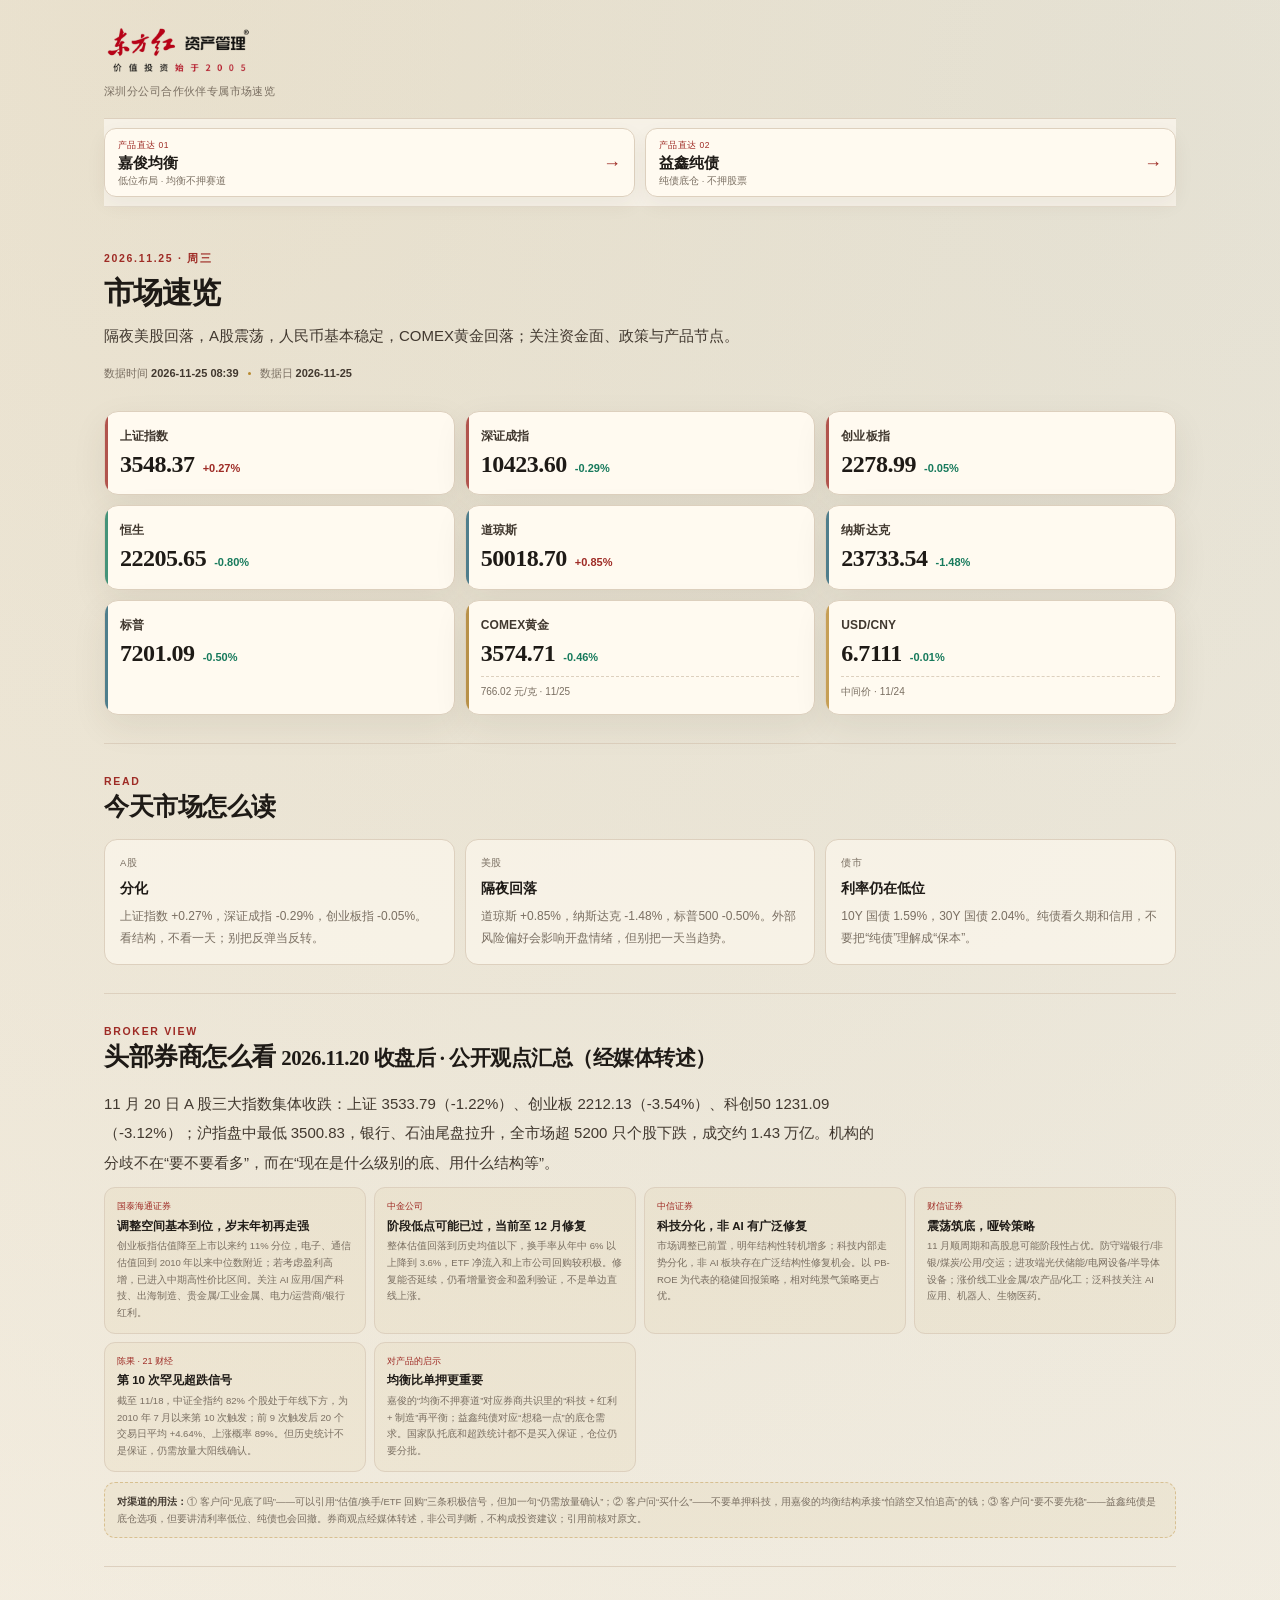
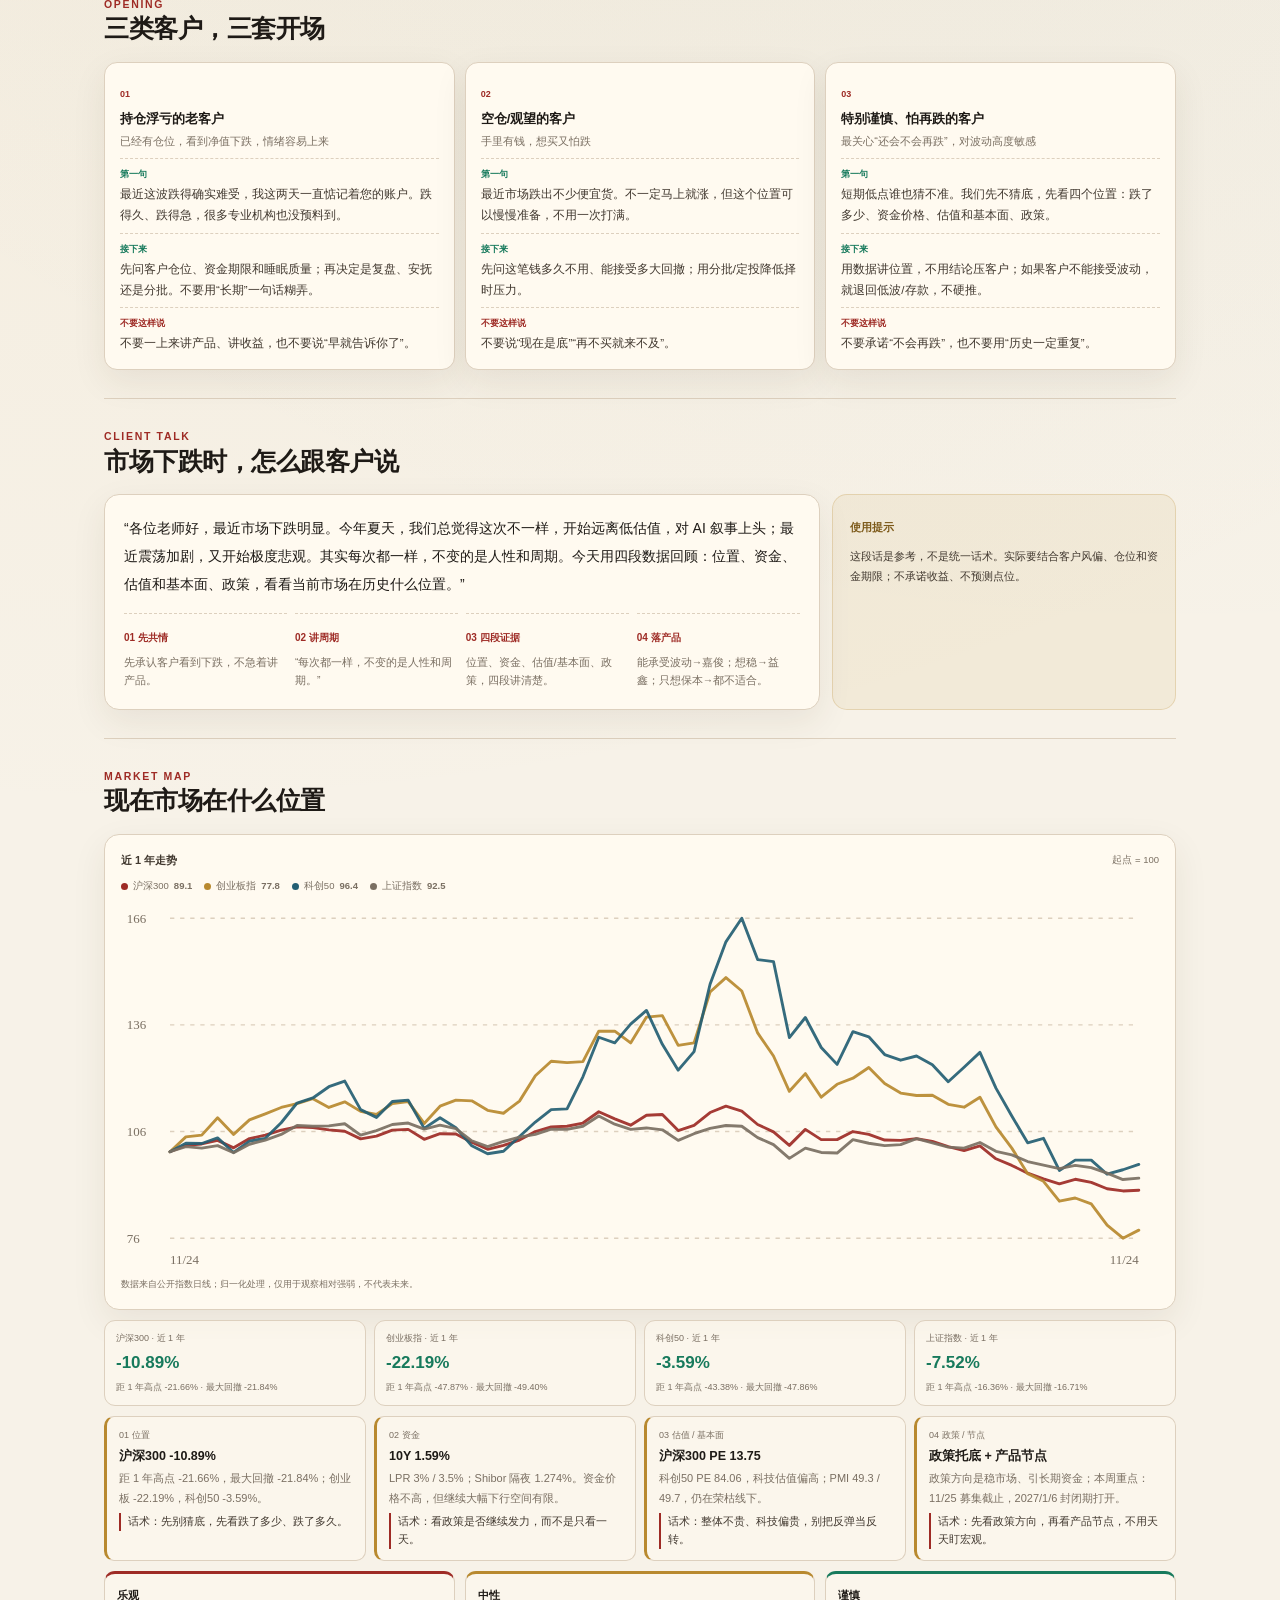
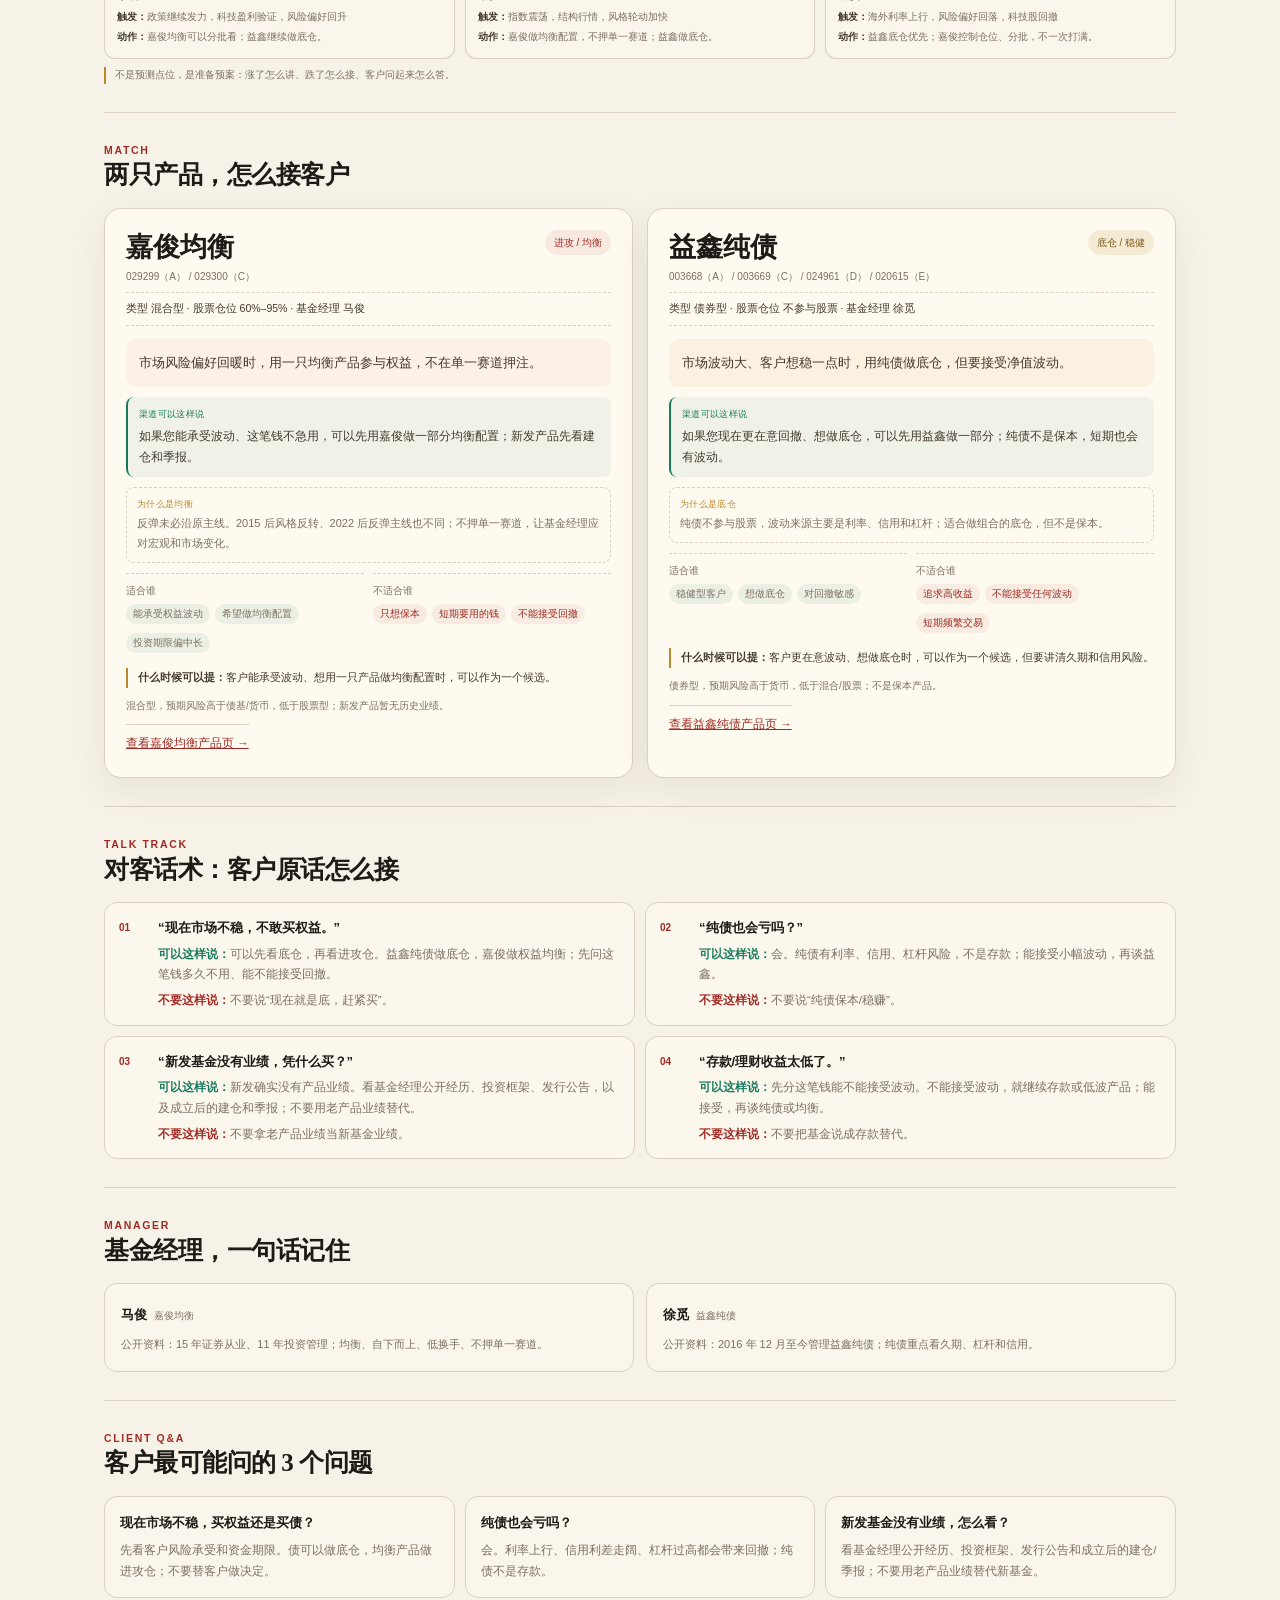
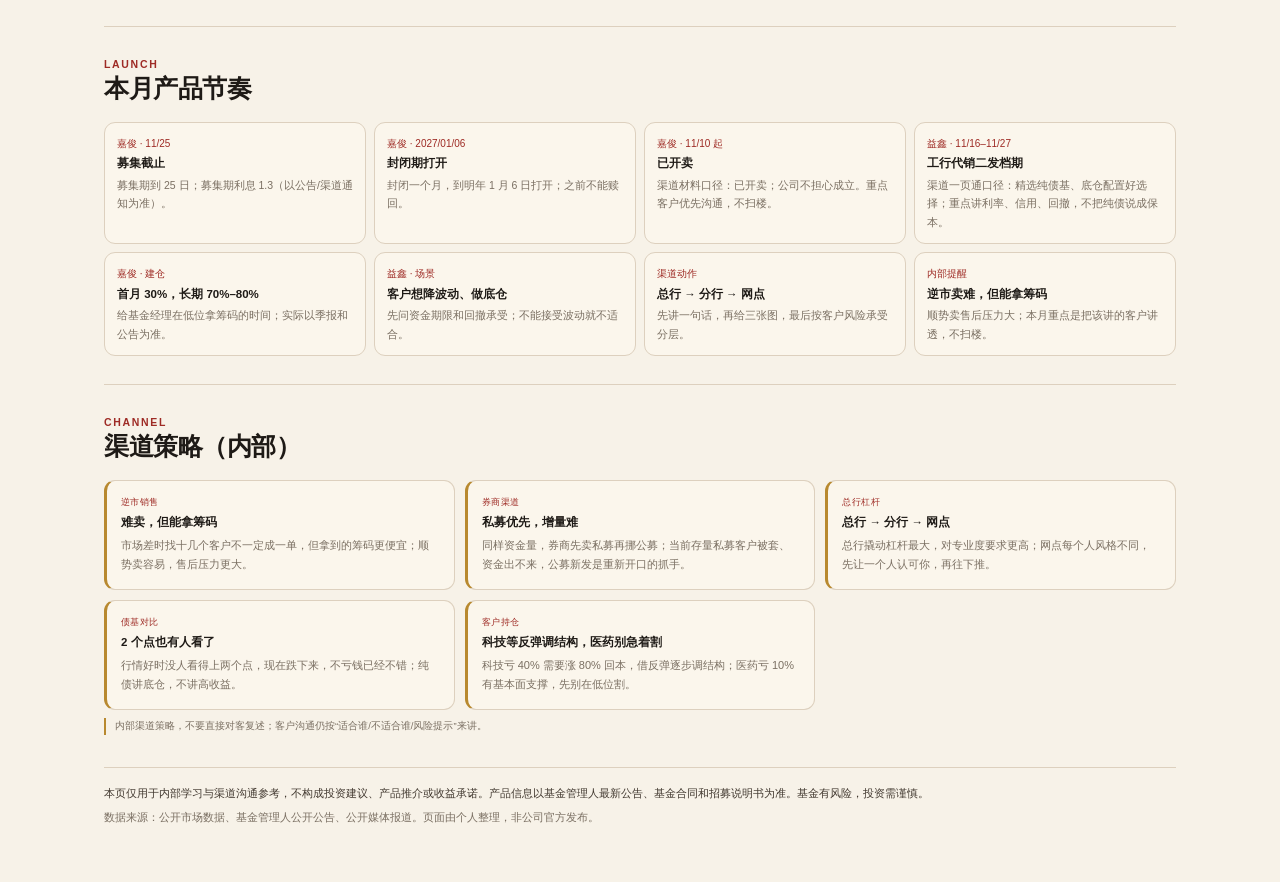
<file: index.html>
<!doctype html>
<html lang="zh-CN">
<head>
<meta charset="utf-8">
<meta name="viewport" content="width=device-width,initial-scale=1,viewport-fit=cover">
<meta name="format-detection" content="telephone=no">
<meta name="theme-color" content="#f7f2e8">
<meta name="apple-mobile-web-app-capable" content="yes">
<meta name="apple-mobile-web-app-status-bar-style" content="default">
<title>东方红 · 深圳分公司合作伙伴专属市场速览</title>
<meta name="description" content="东方红资产管理深圳分公司合作伙伴专属市场速览：A股、美股、汇率、黄金与两只产品的简洁匹配。">
<link rel="icon" href="data:,">
<link rel="stylesheet" href="styles.css">
</head>
<body>
<div class="page">
  <header class="top">
    <a class="brand" href="index.html">
      <img class="brand-logo" src="[data-uri]" alt="东方红资产管理 · 价值投资始于2005">
      <span class="brand-sub">深圳分公司合作伙伴专属市场速览</span>
    </a>
  </header>

  <nav class="quick-jump" aria-label="产品直达">
    <a href="jiajun.html"><span>产品直达 01</span><b>嘉俊均衡</b><em>低位布局 · 均衡不押赛道</em><i>→</i></a>
    <a href="yixin.html"><span>产品直达 02</span><b>益鑫纯债</b><em>纯债底仓 · 不押股票</em><i>→</i></a>
  </nav>

  <main>
    <section class="hero">
      <div class="eyebrow" id="today-label">2026.11.20 · 周五</div>
      <h1>市场速览</h1>
      <p class="summary" id="summary">—</p>
      <div class="meta"><span>数据时间 <b id="updated">—</b></span><span class="dot"></span><span>数据日 <b id="data-date">—</b></span></div>
    </section>

    <section class="market-grid" id="market-grid"></section>

    <section class="section">
      <div class="section-head">
        <div><div class="eyebrow">READ</div><h2>今天市场怎么读</h2></div>
      </div>
      <div class="read-grid" id="read-grid"></div>
    </section>

    <section class="section">
      <div class="section-head">
        <div><div class="eyebrow">BROKER VIEW</div><h2>头部券商怎么看 <small>2026.11.20 收盘后 · 公开观点汇总（经媒体转述）</small></h2></div>
      </div>
      <p class="summary" style="margin:0 0 2px">11 月 20 日 A 股三大指数集体收跌：上证 3533.79（-1.22%）、创业板 2212.13（-3.54%）、科创50 1231.09（-3.12%）；沪指盘中最低 3500.83，银行、石油尾盘拉升，全市场超 5200 只个股下跌，成交约 1.43 万亿。机构的分歧不在“要不要看多”，而在“现在是什么级别的底、用什么结构等”。</p>
      <div class="viewpoint-grid">
        <article class="viewpoint-card"><span>国泰海通证券</span><b>调整空间基本到位，岁末年初再走强</b><p>创业板指估值降至上市以来约 11% 分位，电子、通信估值回到 2010 年以来中位数附近；若考虑盈利高增，已进入中期高性价比区间。关注 AI 应用/国产科技、出海制造、贵金属/工业金属、电力/运营商/银行红利。</p></article>
        <article class="viewpoint-card"><span>中金公司</span><b>阶段低点可能已过，当前至 12 月修复</b><p>整体估值回落到历史均值以下，换手率从年中 6% 以上降到 3.6%，ETF 净流入和上市公司回购较积极。修复能否延续，仍看增量资金和盈利验证，不是单边直线上涨。</p></article>
        <article class="viewpoint-card"><span>中信证券</span><b>科技分化，非 AI 有广泛修复</b><p>市场调整已前置，明年结构性转机增多；科技内部走势分化，非 AI 板块存在广泛结构性修复机会。以 PB-ROE 为代表的稳健回报策略，相对纯景气策略更占优。</p></article>
        <article class="viewpoint-card"><span>财信证券</span><b>震荡筑底，哑铃策略</b><p>11 月顺周期和高股息可能阶段性占优。防守端银行/非银/煤炭/公用/交运；进攻端光伏储能/电网设备/半导体设备；涨价线工业金属/农产品/化工；泛科技关注 AI 应用、机器人、生物医药。</p></article>
        <article class="viewpoint-card"><span>陈果 · 21 财经</span><b>第 10 次罕见超跌信号</b><p>截至 11/18，中证全指约 82% 个股处于年线下方，为 2010 年 7 月以来第 10 次触发；前 9 次触发后 20 个交易日平均 +4.64%、上涨概率 89%。但历史统计不是保证，仍需放量大阳线确认。</p></article>
        <article class="viewpoint-card"><span>对产品的启示</span><b>均衡比单押更重要</b><p>嘉俊的“均衡不押赛道”对应券商共识里的“科技 + 红利 + 制造”再平衡；益鑫纯债对应“想稳一点”的底仓需求。国家队托底和超跌统计都不是买入保证，仓位仍要分批。</p></article>
      </div>
      <div class="broker-note"><b>对渠道的用法：</b>① 客户问“见底了吗”——可以引用“估值/换手/ETF 回购”三条积极信号，但加一句“仍需放量确认”；② 客户问“买什么”——不要单押科技，用嘉俊的均衡结构承接“怕踏空又怕追高”的钱；③ 客户问“要不要先稳”——益鑫纯债是底仓选项，但要讲清利率低位、纯债也会回撤。券商观点经媒体转述，非公司判断，不构成投资建议；引用前核对原文。</div>
    </section>

    <section class="section">
      <div class="section-head">
        <div><div class="eyebrow">OPENING</div><h2>三类客户，三套开场</h2></div>
      </div>
      <div class="opening-grid" id="openings"></div>
    </section>

    <section class="section">
      <div class="section-head">
        <div><div class="eyebrow">CLIENT TALK</div><h2>市场下跌时，怎么跟客户说</h2></div>
      </div>
      <div class="confidence">
        <div class="confidence-main">
          <p class="quote">“各位老师好，最近市场下跌明显。今年夏天，我们总觉得这次不一样，开始远离低估值，对 AI 叙事上头；最近震荡加剧，又开始极度悲观。其实每次都一样，不变的是人性和周期。今天用四段数据回顾：位置、资金、估值和基本面、政策，看看当前市场在历史什么位置。”</p>
          <div class="confidence-steps">
            <div><b>01 先共情</b><p>先承认客户看到下跌，不急着讲产品。</p></div>
            <div><b>02 讲周期</b><p>“每次都一样，不变的是人性和周期。”</p></div>
            <div><b>03 四段证据</b><p>位置、资金、估值/基本面、政策，四段讲清楚。</p></div>
            <div><b>04 落产品</b><p>能承受波动→嘉俊；想稳→益鑫；只想保本→都不适合。</p></div>
          </div>
        </div>
        <aside class="confidence-note">
          <b>使用提示</b>
          <p>这段话是参考，不是统一话术。实际要结合客户风偏、仓位和资金期限；不承诺收益、不预测点位。</p>
        </aside>
      </div>
    </section>

    <section class="section">
      <div class="section-head">
        <div><div class="eyebrow">MARKET MAP</div><h2>现在市场在什么位置</h2></div>
      </div>
      <div class="chart-card">
        <div class="chart-head"><b>近 1 年走势</b><span>起点 = 100</span></div>
        <div class="chart-legend" id="chart-legend"></div>
        <svg class="market-chart" id="market-chart" viewBox="0 0 720 260" role="img" aria-label="沪深300、创业板指、科创50、上证指数近一年走势"></svg>
        <div class="chart-foot">数据来自公开指数日线；归一化处理，仅用于观察相对强弱，不代表未来。</div>
      </div>
      <div class="stat-strip" id="index-stats"></div>
      <div class="evidence-grid" id="evidence"></div>
      <div class="scenario-grid" id="scenario-grid"></div>
      <p class="chart-note">不是预测点位，是准备预案：涨了怎么讲、跌了怎么接、客户问起来怎么答。</p>
    </section>

    <section class="section">
      <div class="section-head">
        <div><div class="eyebrow">MATCH</div><h2>两只产品，怎么接客户</h2></div>
      </div>
      <div class="product-grid" id="products"></div>
    </section>

    <section class="section">
      <div class="section-head">
        <div><div class="eyebrow">TALK TRACK</div><h2>对客话术：客户原话怎么接</h2></div>
      </div>
      <div class="talk-grid" id="talk"></div>
    </section>

    <section class="section">
      <div class="section-head">
        <div><div class="eyebrow">MANAGER</div><h2>基金经理，一句话记住</h2></div>
      </div>
      <div class="manager-grid" id="managers"></div>
    </section>

    <section class="section">
      <div class="section-head">
        <div><div class="eyebrow">CLIENT Q&amp;A</div><h2>客户最可能问的 3 个问题</h2></div>
      </div>
      <div class="qa-grid" id="qa"></div>
    </section>

    <section class="section">
      <div class="section-head">
        <div><div class="eyebrow">LAUNCH</div><h2>本月产品节奏</h2></div>
      </div>
      <div class="launch-grid">
        <article class="launch-card"><span>嘉俊 · 11/25</span><b>募集截止</b><p>募集期到 25 日；募集期利息 1.3（以公告/渠道通知为准）。</p></article>
        <article class="launch-card"><span>嘉俊 · 2027/01/06</span><b>封闭期打开</b><p>封闭一个月，到明年 1 月 6 日打开；之前不能赎回。</p></article>
        <article class="launch-card"><span>嘉俊 · 11/10 起</span><b>已开卖</b><p>渠道材料口径：已开卖；公司不担心成立。重点客户优先沟通，不扫楼。</p></article>
        <article class="launch-card"><span>益鑫 · 11/16–11/27</span><b>工行代销二发档期</b><p>渠道一页通口径：精选纯债基、底仓配置好选择；重点讲利率、信用、回撤，不把纯债说成保本。</p></article>
      </div>
      <div class="launch-grid" style="margin-top:8px">
        <article class="launch-card"><span>嘉俊 · 建仓</span><b>首月 30%，长期 70%–80%</b><p>给基金经理在低位拿筹码的时间；实际以季报和公告为准。</p></article>
        <article class="launch-card"><span>益鑫 · 场景</span><b>客户想降波动、做底仓</b><p>先问资金期限和回撤承受；不能接受波动就不适合。</p></article>
        <article class="launch-card"><span>渠道动作</span><b>总行 → 分行 → 网点</b><p>先讲一句话，再给三张图，最后按客户风险承受分层。</p></article>
        <article class="launch-card"><span>内部提醒</span><b>逆市卖难，但能拿筹码</b><p>顺势卖售后压力大；本月重点是把该讲的客户讲透，不扫楼。</p></article>
      </div>
    </section>

    <section class="section">
      <div class="section-head">
        <div><div class="eyebrow">CHANNEL</div><h2>渠道策略（内部）</h2></div>
      </div>
      <div class="strategy-grid">
        <article class="strategy"><span>逆市销售</span><b>难卖，但能拿筹码</b><p>市场差时找十几个客户不一定成一单，但拿到的筹码更便宜；顺势卖容易，售后压力更大。</p></article>
        <article class="strategy"><span>券商渠道</span><b>私募优先，增量难</b><p>同样资金量，券商先卖私募再挪公募；当前存量私募客户被套、资金出不来，公募新发是重新开口的抓手。</p></article>
        <article class="strategy"><span>总行杠杆</span><b>总行 → 分行 → 网点</b><p>总行撬动杠杆最大，对专业度要求更高；网点每个人风格不同，先让一个人认可你，再往下推。</p></article>
        <article class="strategy"><span>债基对比</span><b>2 个点也有人看了</b><p>行情好时没人看得上两个点，现在跌下来，不亏钱已经不错；纯债讲底仓，不讲高收益。</p></article>
        <article class="strategy"><span>客户持仓</span><b>科技等反弹调结构，医药别急着割</b><p>科技亏 40% 需要涨 80% 回本，借反弹逐步调结构；医药亏 10% 有基本面支撑，先别在低位割。</p></article>
      </div>
      <p class="chart-note">内部渠道策略，不要直接对客复述；客户沟通仍按“适合谁/不适合谁/风险提示”来讲。</p>
    </section>
  </main>

  <footer class="foot">
    <p id="disclaimer">—</p>
    <p>数据来源：公开市场数据、基金管理人公开公告、公开媒体报道。页面由个人整理，非公司官方发布。</p>
  </footer>
</div>
<script src="data/portal.js"></script>
<script src="app.js"></script>
</body>
</html>
</file>
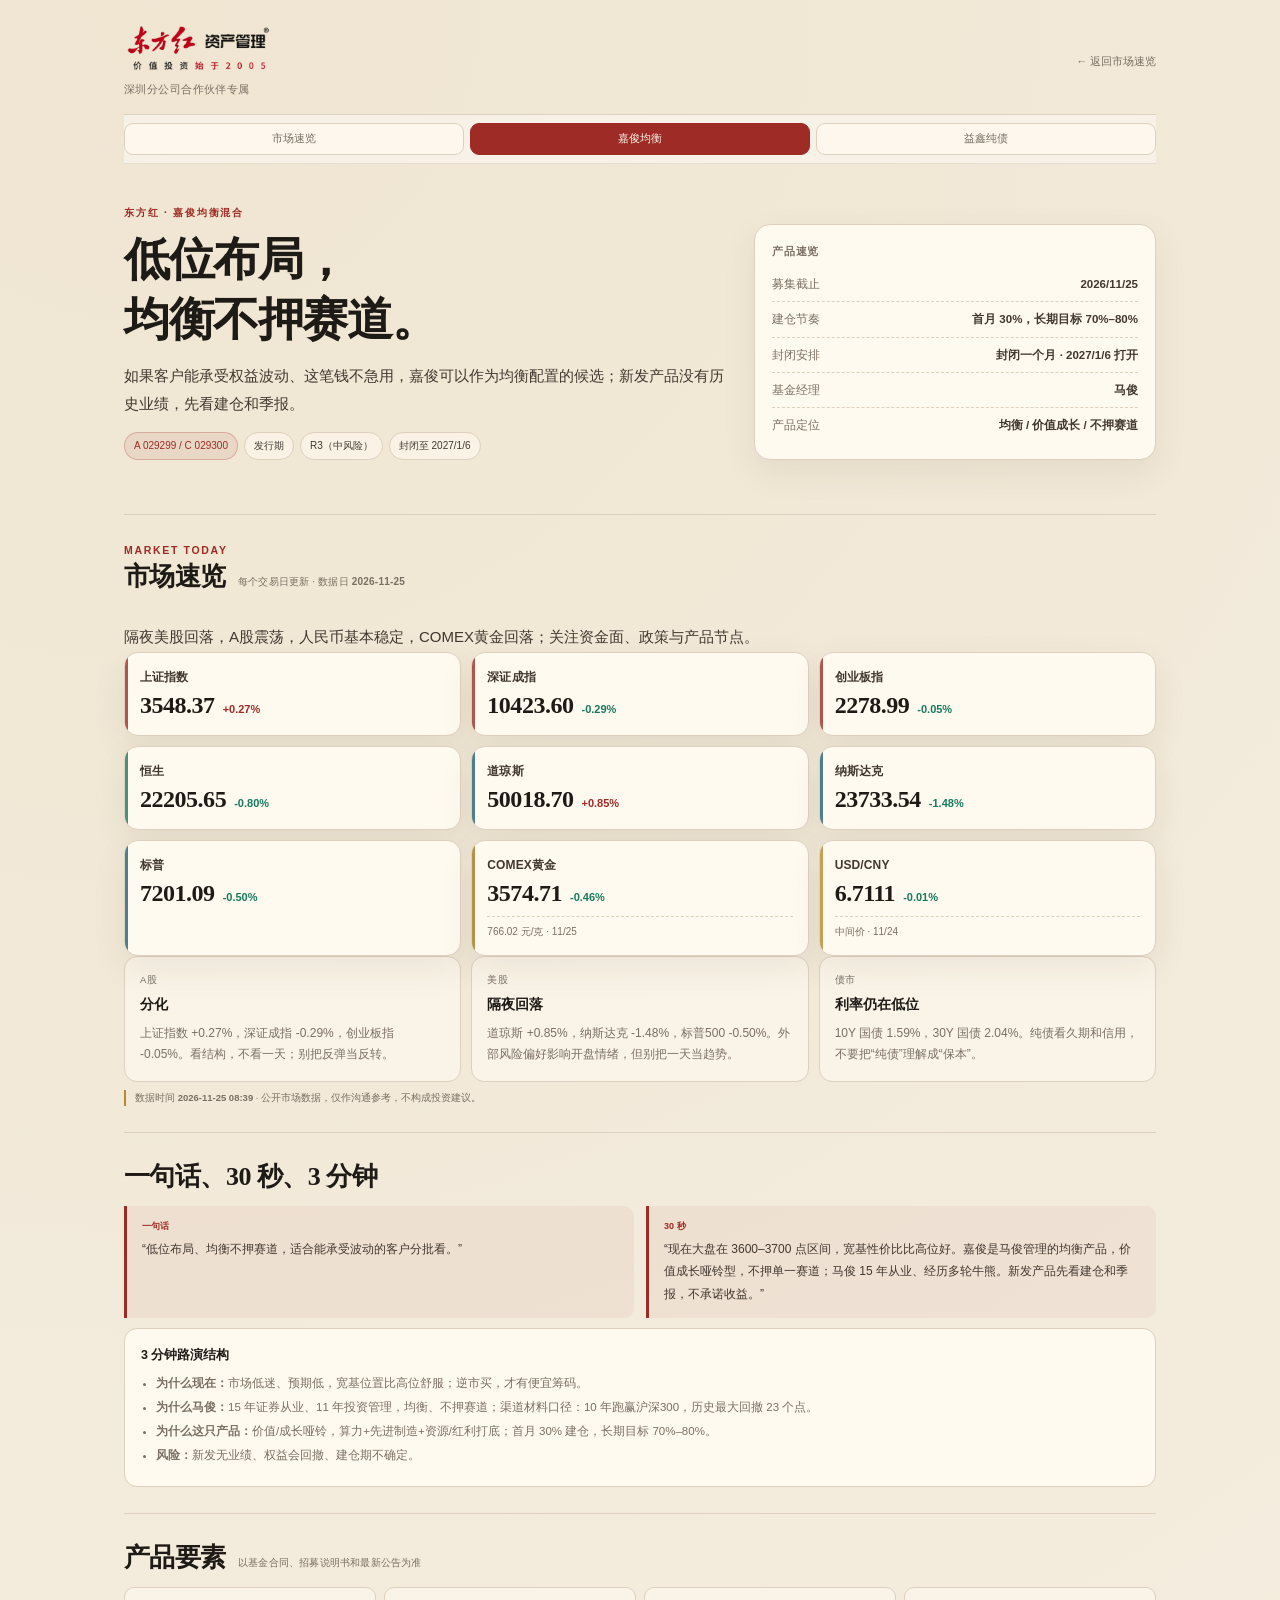
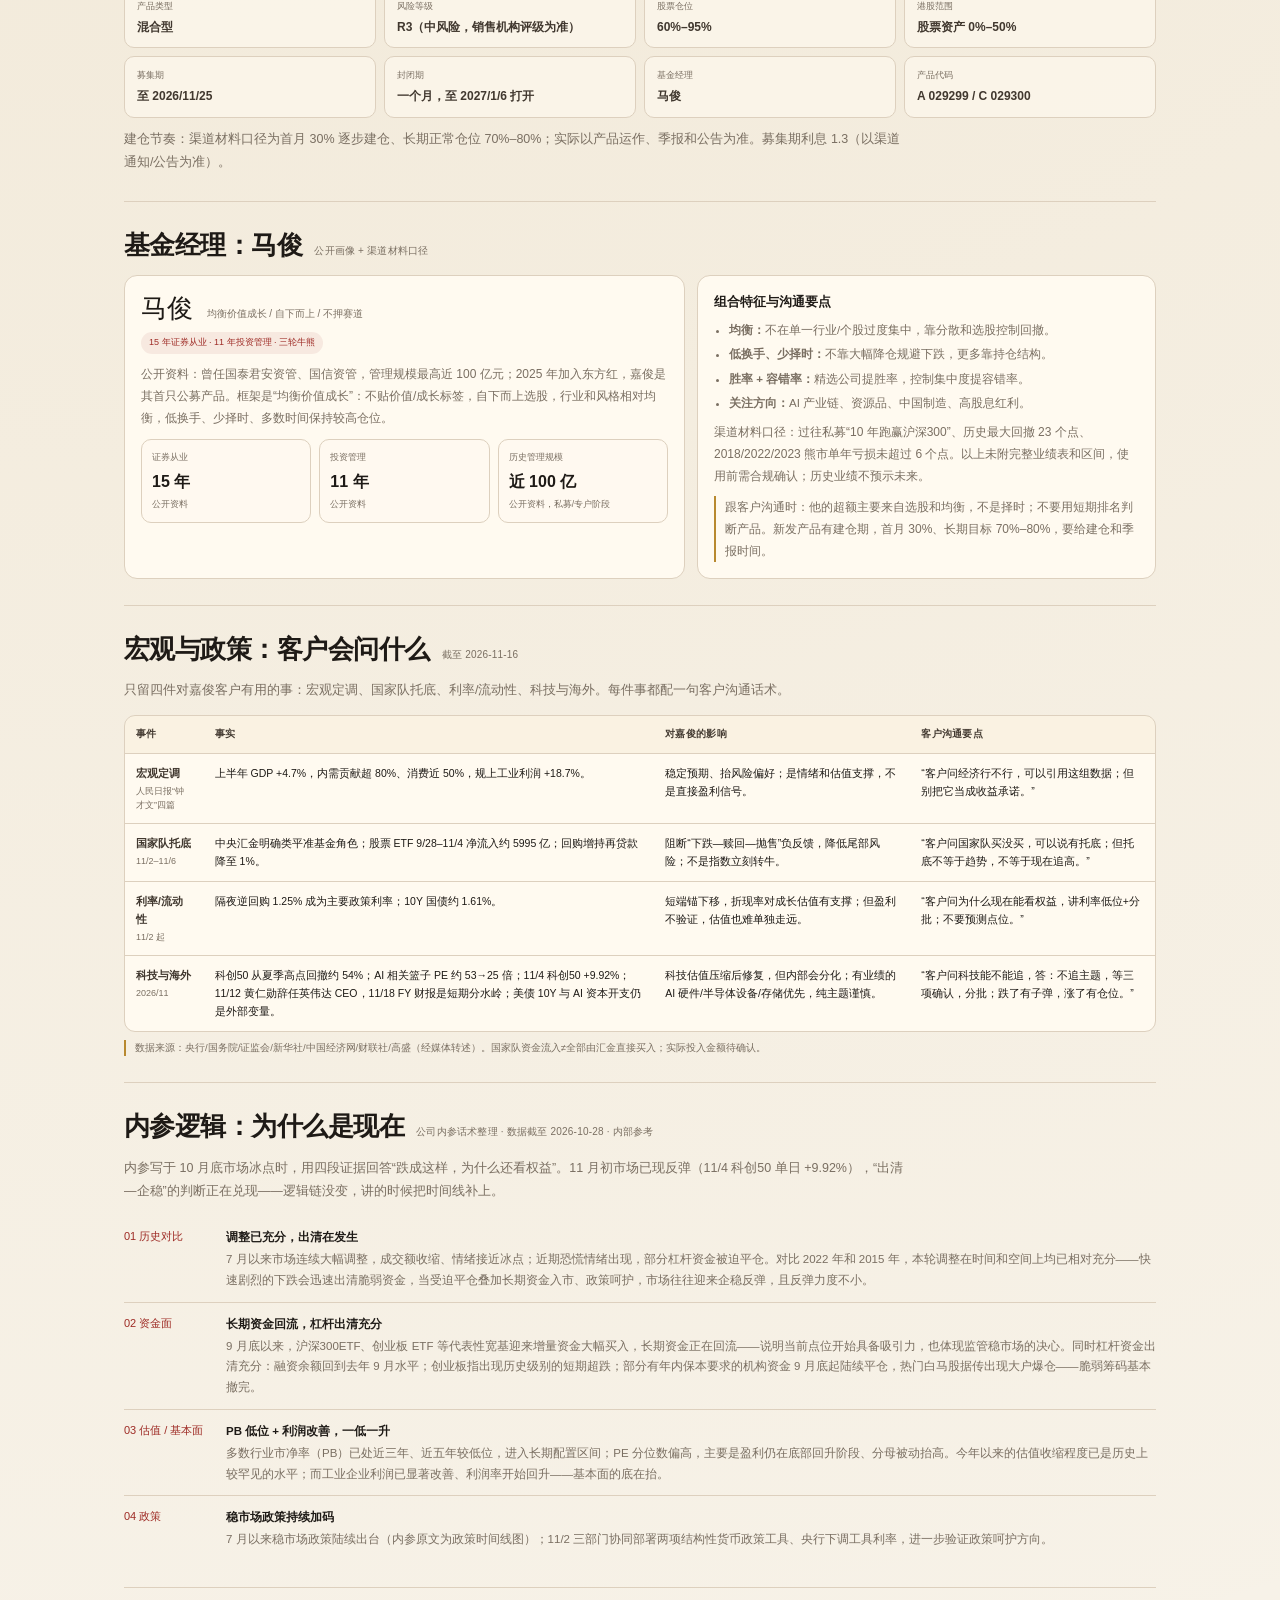
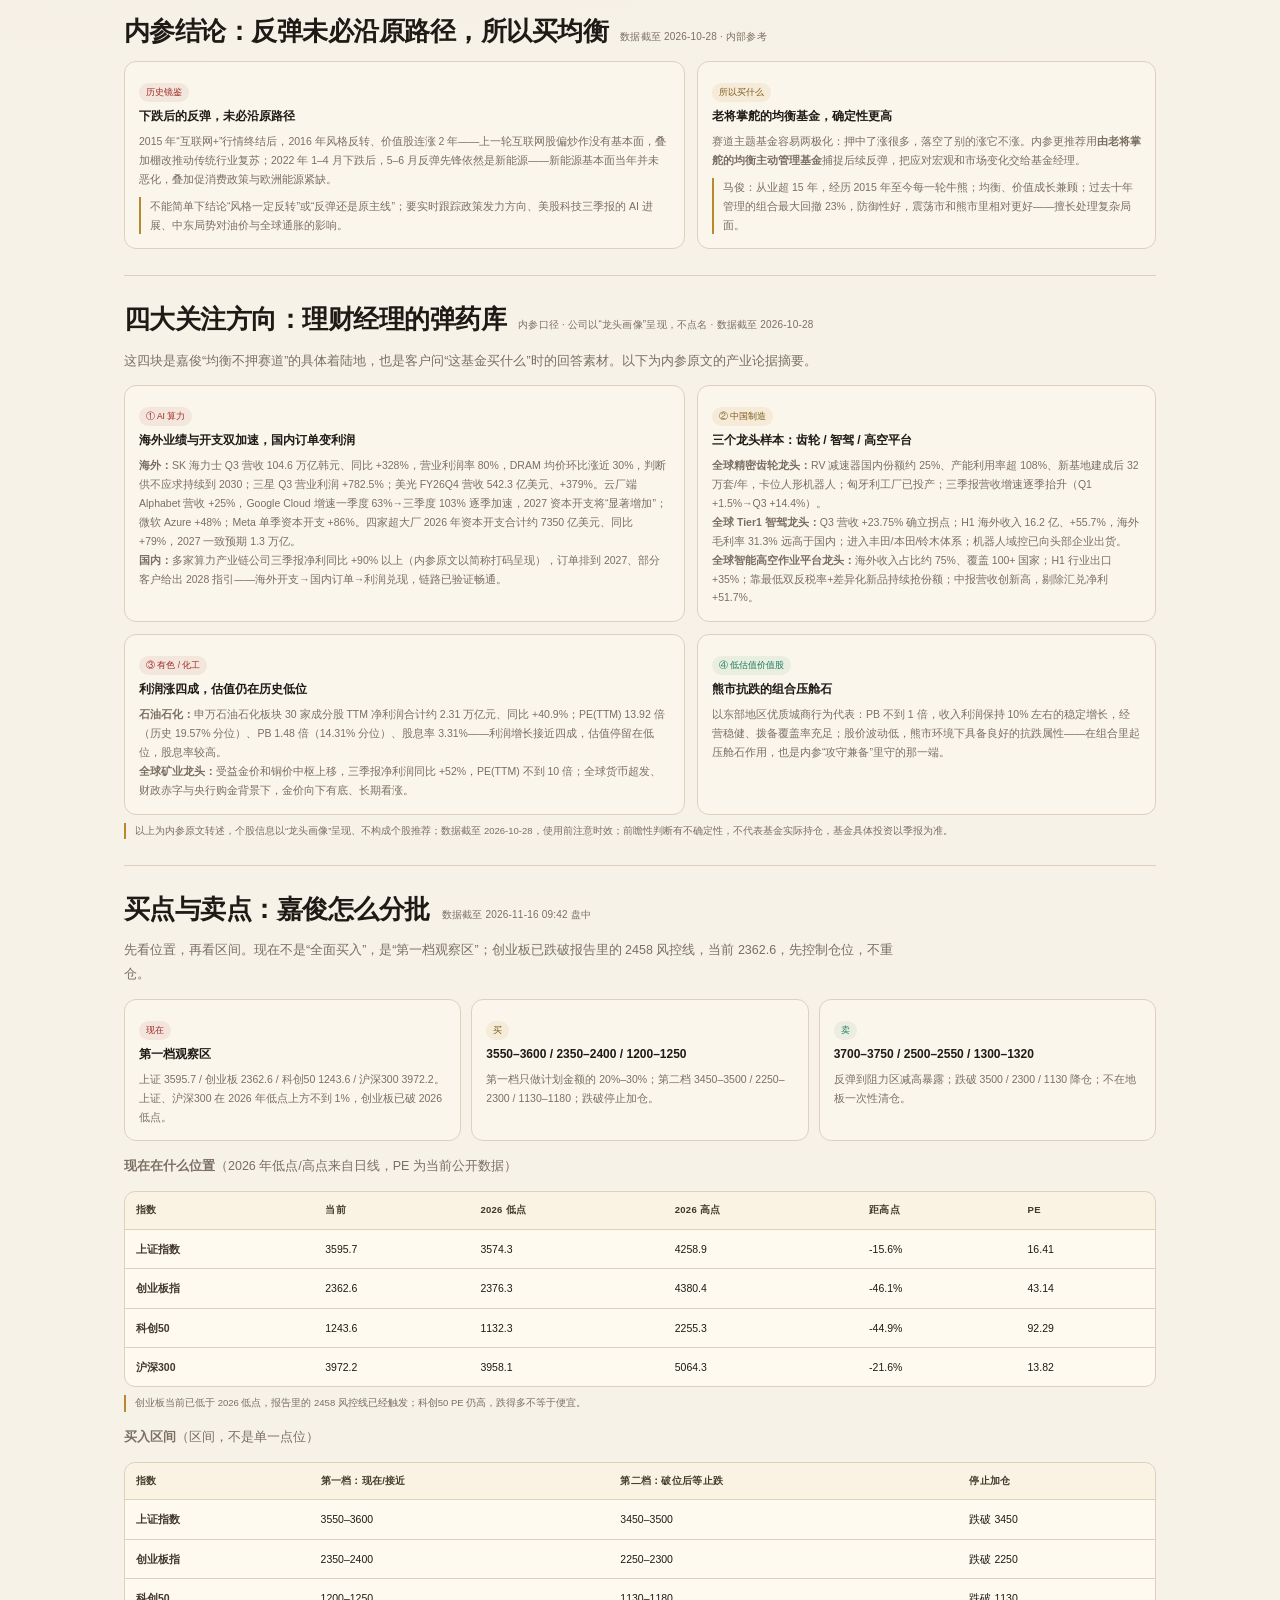
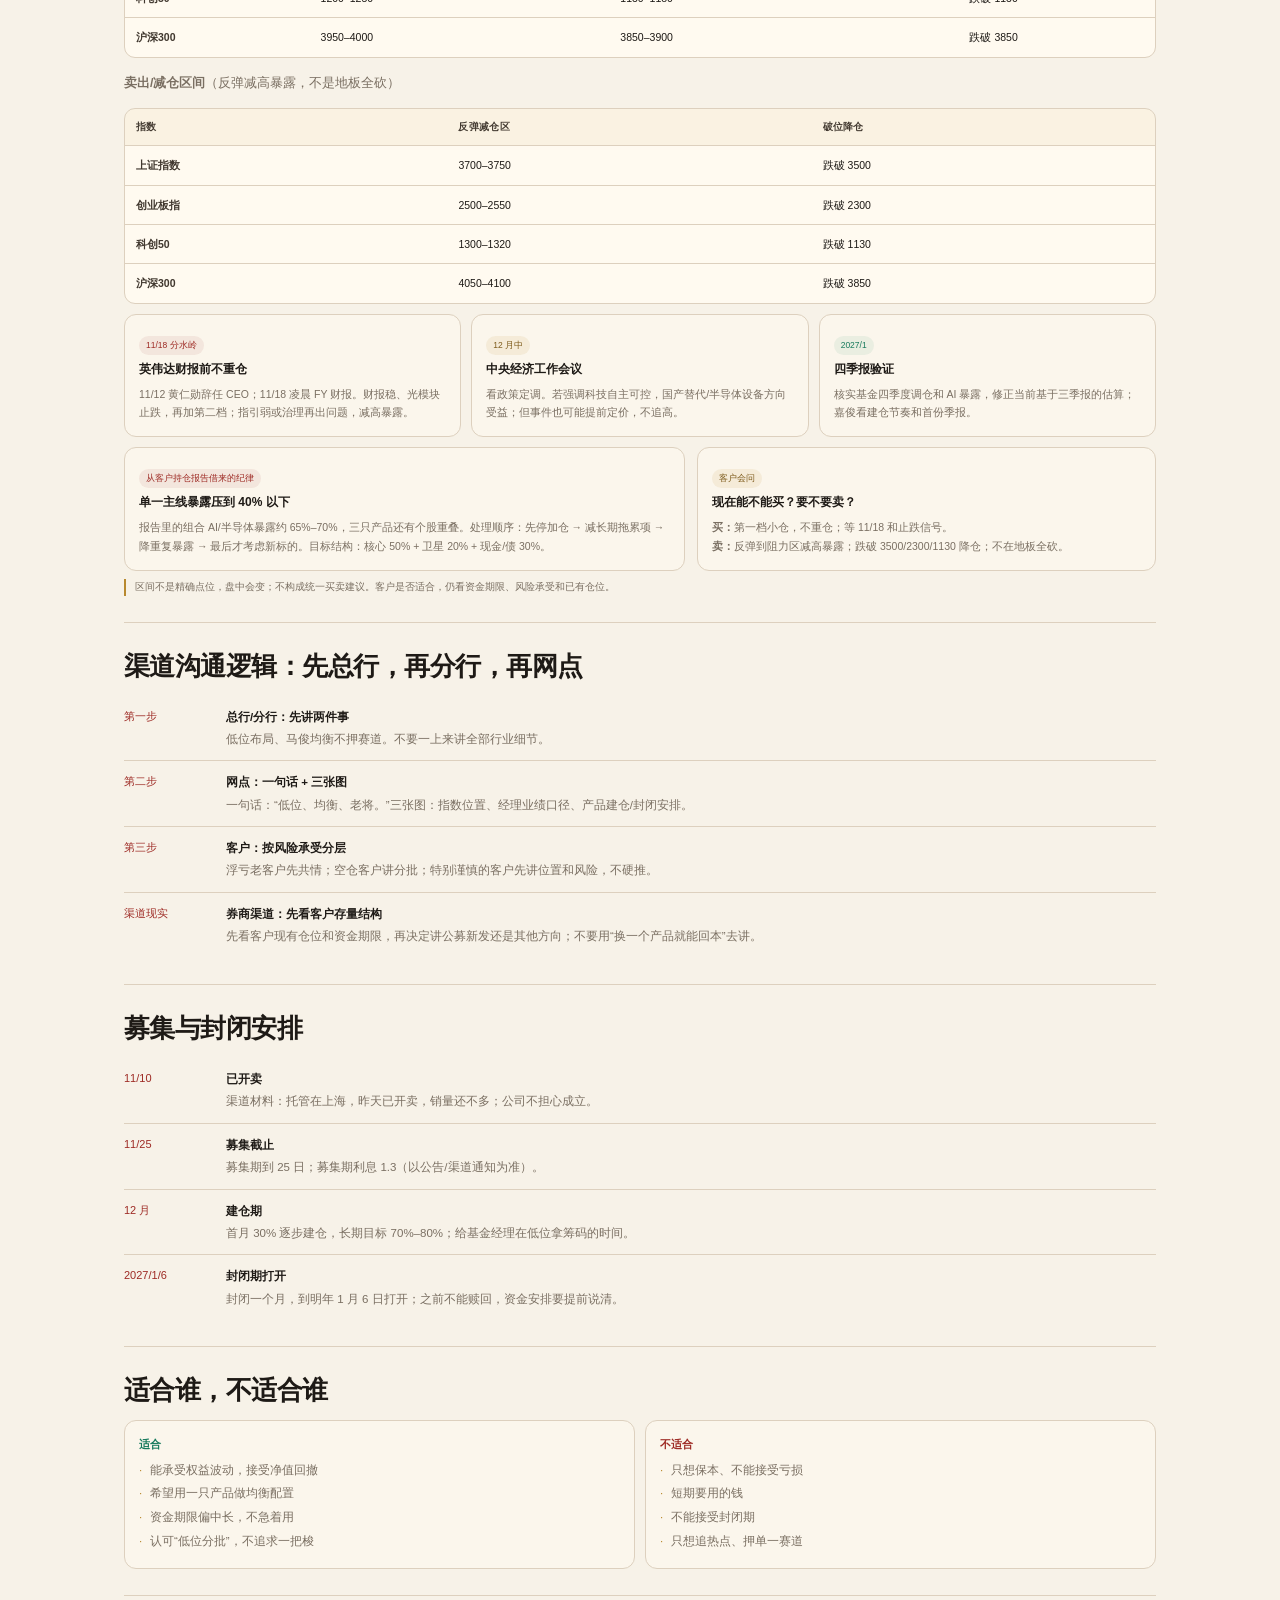
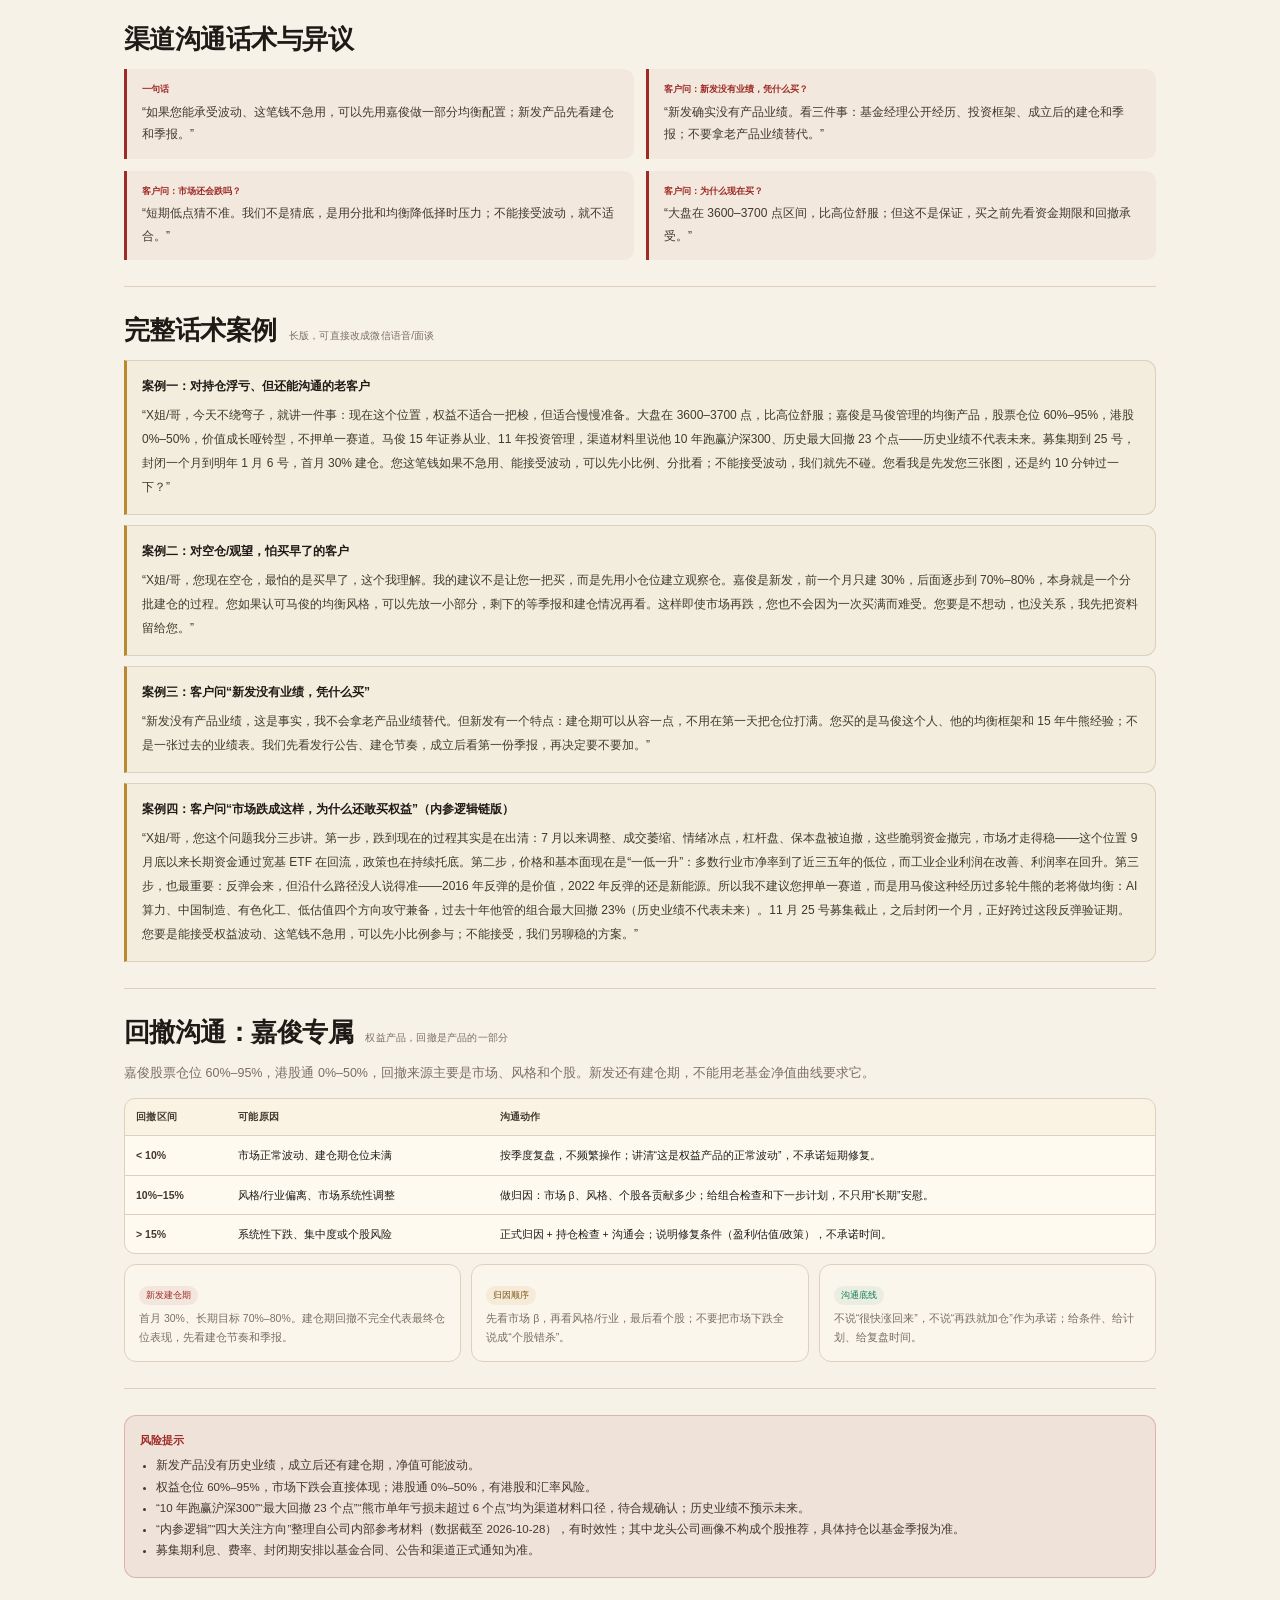
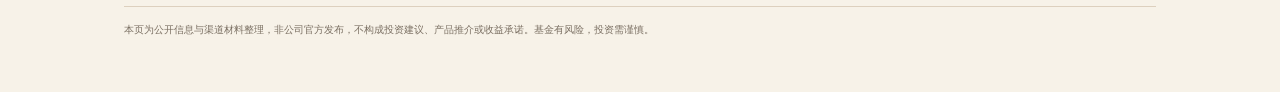
<file: jiajun.html>
<!doctype html>
<html lang="zh-CN">
<head>
<meta charset="utf-8">
<meta name="viewport" content="width=device-width,initial-scale=1,viewport-fit=cover">
<meta name="format-detection" content="telephone=no">
<meta name="theme-color" content="#f7f2e8">
<meta name="apple-mobile-web-app-capable" content="yes">
<meta name="apple-mobile-web-app-status-bar-style" content="default">
<title>东方红 · 嘉俊均衡混合</title>
<meta name="description" content="东方红嘉俊均衡混合产品页：产品定位、基金经理马俊、历史业绩口径、主推逻辑、募集与封闭安排。">
<link rel="icon" href="data:,">
<link rel="stylesheet" href="styles.css">
<link rel="stylesheet" href="product.css">
</head>
<body>
<div class="page">
  <header class="top">
    <a class="brand" href="index.html">
      <img class="brand-logo" src="[data-uri]" alt="东方红资产管理 · 价值投资始于2005">
      <span class="brand-sub">深圳分公司合作伙伴专属</span>
    </a>
    <a class="back" href="index.html">← 返回市场速览</a>
  </header>

  <nav class="prod-nav" aria-label="产品导航">
    <a href="index.html">市场速览</a>
    <a class="active" href="jiajun.html">嘉俊均衡</a>
    <a href="yixin.html">益鑫纯债</a>
  </nav>

  <section class="product-hero">
    <div>
      <div class="kicker">东方红 · 嘉俊均衡混合</div>
      <h1>低位布局，<br>均衡不押赛道。</h1>
      <p class="hero-line">如果客户能承受权益波动、这笔钱不急用，嘉俊可以作为均衡配置的候选；新发产品没有历史业绩，先看建仓和季报。</p>
      <div class="hero-badges">
        <span class="red">A 029299 / C 029300</span>
        <span>发行期</span>
        <span>R3（中风险）</span>
        <span>封闭至 2027/1/6</span>
      </div>
    </div>
    <aside class="snapshot">
      <h2>产品速览</h2>
      <div class="snap-row"><span>募集截止</span><b>2026/11/25</b></div>
      <div class="snap-row"><span>建仓节奏</span><b>首月 30%，长期目标 70%–80%</b></div>
      <div class="snap-row"><span>封闭安排</span><b>封闭一个月 · 2027/1/6 打开</b></div>
      <div class="snap-row"><span>基金经理</span><b>马俊</b></div>
      <div class="snap-row"><span>产品定位</span><b>均衡 / 价值成长 / 不押赛道</b></div>
    </aside>
  </section>

  <section class="section">
    <div class="section-head">
      <div><div class="eyebrow">MARKET TODAY</div><h2>市场速览 <small>每个交易日更新 · 数据日 <b id="pm-date">—</b></small></h2></div>
    </div>
    <p class="summary" id="pm-summary">—</p>
    <div class="market-grid" id="pm-market-grid"></div>
    <div class="read-grid" id="pm-read-grid"></div>
    <p class="chart-note">数据时间 <b id="pm-updated">—</b> · 公开市场数据，仅作沟通参考，不构成投资建议。</p>
  </section>

  <section class="section">
    <h2>一句话、30 秒、3 分钟</h2>
    <div class="two-col">
      <div class="talk-card"><b>一句话</b><p>“低位布局、均衡不押赛道，适合能承受波动的客户分批看。”</p></div>
      <div class="talk-card"><b>30 秒</b><p>“现在大盘在 3600–3700 点区间，宽基性价比比高位好。嘉俊是马俊管理的均衡产品，价值成长哑铃型，不押单一赛道；马俊 15 年从业、经历多轮牛熊。新发产品先看建仓和季报，不承诺收益。”</p></div>
    </div>
    <div class="card" style="margin-top:10px">
      <h3>3 分钟路演结构</h3>
      <ul>
        <li><b>为什么现在：</b>市场低迷、预期低，宽基位置比高位舒服；逆市买，才有便宜筹码。</li>
        <li><b>为什么马俊：</b>15 年证券从业、11 年投资管理，均衡、不押赛道；渠道材料口径：10 年跑赢沪深300，历史最大回撤 23 个点。</li>
        <li><b>为什么这只产品：</b>价值/成长哑铃，算力+先进制造+资源/红利打底；首月 30% 建仓，长期目标 70%–80%。</li>
        <li><b>风险：</b>新发无业绩、权益会回撤、建仓期不确定。</li>
      </ul>
    </div>
  </section>

  <section class="section">
    <h2>产品要素 <small>以基金合同、招募说明书和最新公告为准</small></h2>
    <div class="facts-grid">
      <div class="fact-box"><span>产品类型</span><b>混合型</b></div>
      <div class="fact-box"><span>风险等级</span><b>R3（中风险，销售机构评级为准）</b></div>
      <div class="fact-box"><span>股票仓位</span><b>60%–95%</b></div>
      <div class="fact-box"><span>港股范围</span><b>股票资产 0%–50%</b></div>
      <div class="fact-box"><span>募集期</span><b>至 2026/11/25</b></div>
      <div class="fact-box"><span>封闭期</span><b>一个月，至 2027/1/6 打开</b></div>
      <div class="fact-box"><span>基金经理</span><b>马俊</b></div>
      <div class="fact-box"><span>产品代码</span><b>A 029299 / C 029300</b></div>
    </div>
    <p class="lede" style="margin-top:10px">建仓节奏：渠道材料口径为首月 30% 逐步建仓、长期正常仓位 70%–80%；实际以产品运作、季报和公告为准。募集期利息 1.3（以渠道通知/公告为准）。</p>
  </section>

  <section class="section">
    <h2>基金经理：马俊 <small>公开画像 + 渠道材料口径</small></h2>
    <div class="manager-grid">
      <div class="card">
        <div class="manager-name">马俊 <small>均衡价值成长 / 自下而上 / 不押赛道</small></div>
        <div class="manager-tag">15 年证券从业 · 11 年投资管理 · 三轮牛熊</div>
        <p style="margin-top:9px">公开资料：曾任国泰君安资管、国信资管，管理规模最高近 100 亿元；2025 年加入东方红，嘉俊是其首只公募产品。框架是“均衡价值成长”：不贴价值/成长标签，自下而上选股，行业和风格相对均衡，低换手、少择时、多数时间保持较高仓位。</p>
        <div class="metric-row">
          <div class="metric"><span>证券从业</span><b>15 年</b><small>公开资料</small></div>
          <div class="metric"><span>投资管理</span><b>11 年</b><small>公开资料</small></div>
          <div class="metric"><span>历史管理规模</span><b>近 100 亿</b><small>公开资料，私募/专户阶段</small></div>
        </div>
      </div>
      <div class="card">
        <h3>组合特征与沟通要点</h3>
        <ul>
          <li><b>均衡：</b>不在单一行业/个股过度集中，靠分散和选股控制回撤。</li>
          <li><b>低换手、少择时：</b>不靠大幅降仓规避下跌，更多靠持仓结构。</li>
          <li><b>胜率 + 容错率：</b>精选公司提胜率，控制集中度提容错率。</li>
          <li><b>关注方向：</b>AI 产业链、资源品、中国制造、高股息红利。</li>
        </ul>
        <p style="margin-top:7px">渠道材料口径：过往私募“10 年跑赢沪深300”、历史最大回撤 23 个点、2018/2022/2023 熊市单年亏损未超过 6 个点。以上未附完整业绩表和区间，使用前需合规确认；历史业绩不预示未来。</p>
        <p class="res-note">跟客户沟通时：他的超额主要来自选股和均衡，不是择时；不要用短期排名判断产品。新发产品有建仓期，首月 30%、长期目标 70%–80%，要给建仓和季报时间。</p>
      </div>
    </div>
  </section>

  <section class="section">
    <h2>宏观与政策：客户会问什么 <small>截至 2026-11-16</small></h2>
    <p class="lede">只留四件对嘉俊客户有用的事：宏观定调、国家队托底、利率/流动性、科技与海外。每件事都配一句客户沟通话术。</p>
    <div class="table-wrap">
      <table class="res-table">
        <thead><tr><th>事件</th><th>事实</th><th>对嘉俊的影响</th><th>客户沟通要点</th></tr></thead>
        <tbody>
          <tr><td><b>宏观定调</b><small>人民日报“钟才文”四篇</small></td><td>上半年 GDP +4.7%，内需贡献超 80%、消费近 50%，规上工业利润 +18.7%。</td><td>稳定预期、抬风险偏好；是情绪和估值支撑，不是直接盈利信号。</td><td>“客户问经济行不行，可以引用这组数据；但别把它当成收益承诺。”</td></tr>
          <tr><td><b>国家队托底</b><small>11/2–11/6</small></td><td>中央汇金明确类平准基金角色；股票 ETF 9/28–11/4 净流入约 5995 亿；回购增持再贷款降至 1%。</td><td>阻断“下跌—赎回—抛售”负反馈，降低尾部风险；不是指数立刻转牛。</td><td>“客户问国家队买没买，可以说有托底；但托底不等于趋势，不等于现在追高。”</td></tr>
          <tr><td><b>利率/流动性</b><small>11/2 起</small></td><td>隔夜逆回购 1.25% 成为主要政策利率；10Y 国债约 1.61%。</td><td>短端锚下移，折现率对成长估值有支撑；但盈利不验证，估值也难单独走远。</td><td>“客户问为什么现在能看权益，讲利率低位+分批；不要预测点位。”</td></tr>
          <tr><td><b>科技与海外</b><small>2026/11</small></td><td>科创50 从夏季高点回撤约 54%；AI 相关篮子 PE 约 53→25 倍；11/4 科创50 +9.92%；11/12 黄仁勋辞任英伟达 CEO，11/18 FY 财报是短期分水岭；美债 10Y 与 AI 资本开支仍是外部变量。</td><td>科技估值压缩后修复，但内部会分化；有业绩的 AI 硬件/半导体设备/存储优先，纯主题谨慎。</td><td>“客户问科技能不能追，答：不追主题，等三项确认，分批；跌了有子弹，涨了有仓位。”</td></tr>
        </tbody>
      </table>
    </div>
    <p class="res-note">数据来源：央行/国务院/证监会/新华社/中国经济网/财联社/高盛（经媒体转述）。国家队资金流入≠全部由汇金直接买入；实际投入金额待确认。</p>
  </section>

  <section class="section">
    <h2>内参逻辑：为什么是现在 <small>公司内参话术整理 · 数据截至 2026-10-28 · 内部参考</small></h2>
    <p class="lede">内参写于 10 月底市场冰点时，用四段证据回答“跌成这样，为什么还看权益”。11 月初市场已现反弹（11/4 科创50 单日 +9.92%），“出清—企稳”的判断正在兑现——逻辑链没变，讲的时候把时间线补上。</p>
    <div class="timeline">
      <div class="tl-row"><div class="tl-date">01 历史对比</div><div class="tl-body"><h3>调整已充分，出清在发生</h3><p>7 月以来市场连续大幅调整，成交额收缩、情绪接近冰点；近期恐慌情绪出现，部分杠杆资金被迫平仓。对比 2022 年和 2015 年，本轮调整在时间和空间上均已相对充分——快速剧烈的下跌会迅速出清脆弱资金，当受迫平仓叠加长期资金入市、政策呵护，市场往往迎来企稳反弹，且反弹力度不小。</p></div></div>
      <div class="tl-row"><div class="tl-date">02 资金面</div><div class="tl-body"><h3>长期资金回流，杠杆出清充分</h3><p>9 月底以来，沪深300ETF、创业板 ETF 等代表性宽基迎来增量资金大幅买入，长期资金正在回流——说明当前点位开始具备吸引力，也体现监管稳市场的决心。同时杠杆资金出清充分：融资余额回到去年 9 月水平；创业板指出现历史级别的短期超跌；部分有年内保本要求的机构资金 9 月底起陆续平仓，热门白马股据传出现大户爆仓——脆弱筹码基本撤完。</p></div></div>
      <div class="tl-row"><div class="tl-date">03 估值 / 基本面</div><div class="tl-body"><h3>PB 低位 + 利润改善，一低一升</h3><p>多数行业市净率（PB）已处近三年、近五年较低位，进入长期配置区间；PE 分位数偏高，主要是盈利仍在底部回升阶段、分母被动抬高。今年以来的估值收缩程度已是历史上较罕见的水平；而工业企业利润已显著改善、利润率开始回升——基本面的底在抬。</p></div></div>
      <div class="tl-row"><div class="tl-date">04 政策</div><div class="tl-body"><h3>稳市场政策持续加码</h3><p>7 月以来稳市场政策陆续出台（内参原文为政策时间线图）；11/2 三部门协同部署两项结构性货币政策工具、央行下调工具利率，进一步验证政策呵护方向。</p></div></div>
    </div>
  </section>

  <section class="section">
    <h2>内参结论：反弹未必沿原路径，所以买均衡 <small>数据截至 2026-10-28 · 内部参考</small></h2>
    <div class="res-grid-2">
      <div class="res-card"><span class="tag">历史镜鉴</span><h3>下跌后的反弹，未必沿原路径</h3><p>2015 年“互联网+”行情终结后，2016 年风格反转、价值股连涨 2 年——上一轮互联网股偏炒作没有基本面，叠加棚改推动传统行业复苏；2022 年 1–4 月下跌后，5–6 月反弹先锋依然是新能源——新能源基本面当年并未恶化，叠加促消费政策与欧洲能源紧缺。</p><p class="res-note">不能简单下结论“风格一定反转”或“反弹还是原主线”；要实时跟踪政策发力方向、美股科技三季报的 AI 进展、中东局势对油价与全球通胀的影响。</p></div>
      <div class="res-card"><span class="tag gold">所以买什么</span><h3>老将掌舵的均衡基金，确定性更高</h3><p>赛道主题基金容易两极化：押中了涨很多，落空了别的涨它不涨。内参更推荐用<b>由老将掌舵的均衡主动管理基金</b>捕捉后续反弹，把应对宏观和市场变化交给基金经理。</p><p class="res-note">马俊：从业超 15 年，经历 2015 年至今每一轮牛熊；均衡、价值成长兼顾；过去十年管理的组合最大回撤 23%，防御性好，震荡市和熊市里相对更好——擅长处理复杂局面。</p></div>
    </div>
  </section>

  <section class="section">
    <h2>四大关注方向：理财经理的弹药库 <small>内参口径 · 公司以“龙头画像”呈现，不点名 · 数据截至 2026-10-28</small></h2>
    <p class="lede">这四块是嘉俊“均衡不押赛道”的具体着陆地，也是客户问“这基金买什么”时的回答素材。以下为内参原文的产业论据摘要。</p>
    <div class="res-grid-2">
      <div class="res-card"><span class="tag">① AI 算力</span><h3>海外业绩与开支双加速，国内订单变利润</h3><p><b>海外：</b>SK 海力士 Q3 营收 104.6 万亿韩元、同比 +328%，营业利润率 80%，DRAM 均价环比涨近 30%，判断供不应求持续到 2030；三星 Q3 营业利润 +782.5%；美光 FY26Q4 营收 542.3 亿美元、+379%。云厂端 Alphabet 营收 +25%，Google Cloud 增速一季度 63%→三季度 103% 逐季加速，2027 资本开支将“显著增加”；微软 Azure +48%；Meta 单季资本开支 +86%。四家超大厂 2026 年资本开支合计约 7350 亿美元、同比 +79%，2027 一致预期 1.3 万亿。</p><p><b>国内：</b>多家算力产业链公司三季报净利同比 +90% 以上（内参原文以简称打码呈现），订单排到 2027、部分客户给出 2028 指引——海外开支→国内订单→利润兑现，链路已验证畅通。</p></div>
      <div class="res-card"><span class="tag gold">② 中国制造</span><h3>三个龙头样本：齿轮 / 智驾 / 高空平台</h3><p><b>全球精密齿轮龙头：</b>RV 减速器国内份额约 25%、产能利用率超 108%、新基地建成后 32 万套/年，卡位人形机器人；匈牙利工厂已投产；三季报营收增速逐季抬升（Q1 +1.5%→Q3 +14.4%）。</p><p><b>全球 Tier1 智驾龙头：</b>Q3 营收 +23.75% 确立拐点；H1 海外收入 16.2 亿、+55.7%，海外毛利率 31.3% 远高于国内；进入丰田/本田/铃木体系；机器人域控已向头部企业出货。</p><p><b>全球智能高空作业平台龙头：</b>海外收入占比约 75%、覆盖 100+ 国家；H1 行业出口 +35%；靠最低双反税率+差异化新品持续抢份额；中报营收创新高，剔除汇兑净利 +51.7%。</p></div>
      <div class="res-card"><span class="tag">③ 有色 / 化工</span><h3>利润涨四成，估值仍在历史低位</h3><p><b>石油石化：</b>申万石油石化板块 30 家成分股 TTM 净利润合计约 2.31 万亿元、同比 +40.9%；PE(TTM) 13.92 倍（历史 19.57% 分位）、PB 1.48 倍（14.31% 分位）、股息率 3.31%——利润增长接近四成，估值停留在低位，股息率较高。</p><p><b>全球矿业龙头：</b>受益金价和铜价中枢上移，三季报净利润同比 +52%，PE(TTM) 不到 10 倍；全球货币超发、财政赤字与央行购金背景下，金价向下有底、长期看涨。</p></div>
      <div class="res-card"><span class="tag green">④ 低估值价值股</span><h3>熊市抗跌的组合压舱石</h3><p>以东部地区优质城商行为代表：PB 不到 1 倍，收入利润保持 10% 左右的稳定增长，经营稳健、拨备覆盖率充足；股价波动低，熊市环境下具备良好的抗跌属性——在组合里起压舱石作用，也是内参“攻守兼备”里守的那一端。</p></div>
    </div>
    <p class="res-note">以上为内参原文转述，个股信息以“龙头画像”呈现、不构成个股推荐；数据截至 2026-10-28，使用前注意时效；前瞻性判断有不确定性，不代表基金实际持仓，基金具体投资以季报为准。</p>
  </section>

  <section class="section">
    <h2>买点与卖点：嘉俊怎么分批 <small>数据截至 2026-11-16 09:42 盘中</small></h2>
    <p class="lede">先看位置，再看区间。现在不是“全面买入”，是“第一档观察区”；创业板已跌破报告里的 2458 风控线，当前 2362.6，先控制仓位，不重仓。</p>
    <div class="res-grid-3">
      <div class="res-card"><span class="tag">现在</span><h3>第一档观察区</h3><p>上证 3595.7 / 创业板 2362.6 / 科创50 1243.6 / 沪深300 3972.2。上证、沪深300 在 2026 年低点上方不到 1%，创业板已破 2026 低点。</p></div>
      <div class="res-card"><span class="tag gold">买</span><h3>3550–3600 / 2350–2400 / 1200–1250</h3><p>第一档只做计划金额的 20%–30%；第二档 3450–3500 / 2250–2300 / 1130–1180；跌破停止加仓。</p></div>
      <div class="res-card"><span class="tag green">卖</span><h3>3700–3750 / 2500–2550 / 1300–1320</h3><p>反弹到阻力区减高暴露；跌破 3500 / 2300 / 1130 降仓；不在地板一次性清仓。</p></div>
    </div>

    <p class="lede" style="margin-top:14px"><b>现在在什么位置</b>（2026 年低点/高点来自日线，PE 为当前公开数据）</p>
    <div class="table-wrap">
      <table class="res-table" style="min-width:720px">
        <thead><tr><th>指数</th><th>当前</th><th>2026 低点</th><th>2026 高点</th><th>距高点</th><th>PE</th></tr></thead>
        <tbody>
          <tr><td><b>上证指数</b></td><td>3595.7</td><td>3574.3</td><td>4258.9</td><td>-15.6%</td><td>16.41</td></tr>
          <tr><td><b>创业板指</b></td><td>2362.6</td><td>2376.3</td><td>4380.4</td><td>-46.1%</td><td>43.14</td></tr>
          <tr><td><b>科创50</b></td><td>1243.6</td><td>1132.3</td><td>2255.3</td><td>-44.9%</td><td>92.29</td></tr>
          <tr><td><b>沪深300</b></td><td>3972.2</td><td>3958.1</td><td>5064.3</td><td>-21.6%</td><td>13.82</td></tr>
        </tbody>
      </table>
    </div>
    <p class="res-note">创业板当前已低于 2026 低点，报告里的 2458 风控线已经触发；科创50 PE 仍高，跌得多不等于便宜。</p>

    <p class="lede" style="margin-top:14px"><b>买入区间</b>（区间，不是单一点位）</p>
    <div class="table-wrap">
      <table class="res-table" style="min-width:680px">
        <thead><tr><th>指数</th><th>第一档：现在/接近</th><th>第二档：破位后等止跌</th><th>停止加仓</th></tr></thead>
        <tbody>
          <tr><td><b>上证指数</b></td><td>3550–3600</td><td>3450–3500</td><td>跌破 3450</td></tr>
          <tr><td><b>创业板指</b></td><td>2350–2400</td><td>2250–2300</td><td>跌破 2250</td></tr>
          <tr><td><b>科创50</b></td><td>1200–1250</td><td>1130–1180</td><td>跌破 1130</td></tr>
          <tr><td><b>沪深300</b></td><td>3950–4000</td><td>3850–3900</td><td>跌破 3850</td></tr>
        </tbody>
      </table>
    </div>

    <p class="lede" style="margin-top:14px"><b>卖出/减仓区间</b>（反弹减高暴露，不是地板全砍）</p>
    <div class="table-wrap">
      <table class="res-table" style="min-width:680px">
        <thead><tr><th>指数</th><th>反弹减仓区</th><th>破位降仓</th></tr></thead>
        <tbody>
          <tr><td><b>上证指数</b></td><td>3700–3750</td><td>跌破 3500</td></tr>
          <tr><td><b>创业板指</b></td><td>2500–2550</td><td>跌破 2300</td></tr>
          <tr><td><b>科创50</b></td><td>1300–1320</td><td>跌破 1130</td></tr>
          <tr><td><b>沪深300</b></td><td>4050–4100</td><td>跌破 3850</td></tr>
        </tbody>
      </table>
    </div>

    <div class="res-grid-3" style="margin-top:10px">
      <div class="res-card"><span class="tag">11/18 分水岭</span><h3>英伟达财报前不重仓</h3><p>11/12 黄仁勋辞任 CEO；11/18 凌晨 FY 财报。财报稳、光模块止跌，再加第二档；指引弱或治理再出问题，减高暴露。</p></div>
      <div class="res-card"><span class="tag gold">12 月中</span><h3>中央经济工作会议</h3><p>看政策定调。若强调科技自主可控，国产替代/半导体设备方向受益；但事件也可能提前定价，不追高。</p></div>
      <div class="res-card"><span class="tag green">2027/1</span><h3>四季报验证</h3><p>核实基金四季度调仓和 AI 暴露，修正当前基于三季报的估算；嘉俊看建仓节奏和首份季报。</p></div>
    </div>

    <div class="res-grid-2" style="margin-top:10px">
      <div class="res-card"><span class="tag">从客户持仓报告借来的纪律</span><h3>单一主线暴露压到 40% 以下</h3><p>报告里的组合 AI/半导体暴露约 65%–70%，三只产品还有个股重叠。处理顺序：先停加仓 → 减长期拖累项 → 降重复暴露 → 最后才考虑新标的。目标结构：核心 50% + 卫星 20% + 现金/债 30%。</p></div>
      <div class="res-card"><span class="tag gold">客户会问</span><h3>现在能不能买？要不要卖？</h3><p><b>买：</b>第一档小仓，不重仓；等 11/18 和止跌信号。<br><b>卖：</b>反弹到阻力区减高暴露；跌破 3500/2300/1130 降仓；不在地板全砍。</p></div>
    </div>
    <p class="res-note">区间不是精确点位，盘中会变；不构成统一买卖建议。客户是否适合，仍看资金期限、风险承受和已有仓位。</p>
  </section>

  <section class="section">
    <h2>渠道沟通逻辑：先总行，再分行，再网点</h2>
    <div class="timeline">
      <div class="tl-row"><div class="tl-date">第一步</div><div class="tl-body"><h3>总行/分行：先讲两件事</h3><p>低位布局、马俊均衡不押赛道。不要一上来讲全部行业细节。</p></div></div>
      <div class="tl-row"><div class="tl-date">第二步</div><div class="tl-body"><h3>网点：一句话 + 三张图</h3><p>一句话：“低位、均衡、老将。”三张图：指数位置、经理业绩口径、产品建仓/封闭安排。</p></div></div>
      <div class="tl-row"><div class="tl-date">第三步</div><div class="tl-body"><h3>客户：按风险承受分层</h3><p>浮亏老客户先共情；空仓客户讲分批；特别谨慎的客户先讲位置和风险，不硬推。</p></div></div>
      <div class="tl-row"><div class="tl-date">渠道现实</div><div class="tl-body"><h3>券商渠道：先看客户存量结构</h3><p>先看客户现有仓位和资金期限，再决定讲公募新发还是其他方向；不要用“换一个产品就能回本”去讲。</p></div></div>
    </div>
  </section>

  <section class="section">
    <h2>募集与封闭安排</h2>
    <div class="timeline">
      <div class="tl-row"><div class="tl-date">11/10</div><div class="tl-body"><h3>已开卖</h3><p>渠道材料：托管在上海，昨天已开卖，销量还不多；公司不担心成立。</p></div></div>
      <div class="tl-row"><div class="tl-date">11/25</div><div class="tl-body"><h3>募集截止</h3><p>募集期到 25 日；募集期利息 1.3（以公告/渠道通知为准）。</p></div></div>
      <div class="tl-row"><div class="tl-date">12 月</div><div class="tl-body"><h3>建仓期</h3><p>首月 30% 逐步建仓，长期目标 70%–80%；给基金经理在低位拿筹码的时间。</p></div></div>
      <div class="tl-row"><div class="tl-date">2027/1/6</div><div class="tl-body"><h3>封闭期打开</h3><p>封闭一个月，到明年 1 月 6 日打开；之前不能赎回，资金安排要提前说清。</p></div></div>
    </div>
  </section>

  <section class="section">
    <h2>适合谁，不适合谁</h2>
    <div class="fit-grid">
      <div class="fit yes"><h3>适合</h3><ul><li>能承受权益波动，接受净值回撤</li><li>希望用一只产品做均衡配置</li><li>资金期限偏中长，不急着用</li><li>认可“低位分批”，不追求一把梭</li></ul></div>
      <div class="fit no"><h3>不适合</h3><ul><li>只想保本、不能接受亏损</li><li>短期要用的钱</li><li>不能接受封闭期</li><li>只想追热点、押单一赛道</li></ul></div>
    </div>
  </section>

  <section class="section">
    <h2>渠道沟通话术与异议</h2>
    <div class="two-col">
      <div class="talk-card"><b>一句话</b><p>“如果您能承受波动、这笔钱不急用，可以先用嘉俊做一部分均衡配置；新发产品先看建仓和季报。”</p></div>
      <div class="talk-card"><b>客户问：新发没有业绩，凭什么买？</b><p>“新发确实没有产品业绩。看三件事：基金经理公开经历、投资框架、成立后的建仓和季报；不要拿老产品业绩替代。”</p></div>
      <div class="talk-card"><b>客户问：市场还会跌吗？</b><p>“短期低点猜不准。我们不是猜底，是用分批和均衡降低择时压力；不能接受波动，就不适合。”</p></div>
      <div class="talk-card"><b>客户问：为什么现在买？</b><p>“大盘在 3600–3700 点区间，比高位舒服；但这不是保证，买之前先看资金期限和回撤承受。”</p></div>
    </div>
  </section>

  <section class="section">
    <h2>完整话术案例 <small>长版，可直接改成微信语音/面谈</small></h2>
    <div class="long-talk">
      <b>案例一：对持仓浮亏、但还能沟通的老客户</b>
      <p>“X姐/哥，今天不绕弯子，就讲一件事：现在这个位置，权益不适合一把梭，但适合慢慢准备。大盘在 3600–3700 点，比高位舒服；嘉俊是马俊管理的均衡产品，股票仓位 60%–95%，港股 0%–50%，价值成长哑铃型，不押单一赛道。马俊 15 年证券从业、11 年投资管理，渠道材料里说他 10 年跑赢沪深300、历史最大回撤 23 个点——历史业绩不代表未来。募集期到 25 号，封闭一个月到明年 1 月 6 号，首月 30% 建仓。您这笔钱如果不急用、能接受波动，可以先小比例、分批看；不能接受波动，我们就先不碰。您看我是先发您三张图，还是约 10 分钟过一下？”</p>
    </div>
    <div class="long-talk">
      <b>案例二：对空仓/观望，怕买早了的客户</b>
      <p>“X姐/哥，您现在空仓，最怕的是买早了，这个我理解。我的建议不是让您一把买，而是先用小仓位建立观察仓。嘉俊是新发，前一个月只建 30%，后面逐步到 70%–80%，本身就是一个分批建仓的过程。您如果认可马俊的均衡风格，可以先放一小部分，剩下的等季报和建仓情况再看。这样即使市场再跌，您也不会因为一次买满而难受。您要是不想动，也没关系，我先把资料留给您。” </p>
    </div>
    <div class="long-talk">
      <b>案例三：客户问“新发没有业绩，凭什么买”</b>
      <p>“新发没有产品业绩，这是事实，我不会拿老产品业绩替代。但新发有一个特点：建仓期可以从容一点，不用在第一天把仓位打满。您买的是马俊这个人、他的均衡框架和 15 年牛熊经验；不是一张过去的业绩表。我们先看发行公告、建仓节奏，成立后看第一份季报，再决定要不要加。” </p>
    </div>
    <div class="long-talk">
      <b>案例四：客户问“市场跌成这样，为什么还敢买权益”（内参逻辑链版）</b>
      <p>“X姐/哥，您这个问题我分三步讲。第一步，跌到现在的过程其实是在出清：7 月以来调整、成交萎缩、情绪冰点，杠杆盘、保本盘被迫撤，这些脆弱资金撤完，市场才走得稳——这个位置 9 月底以来长期资金通过宽基 ETF 在回流，政策也在持续托底。第二步，价格和基本面现在是“一低一升”：多数行业市净率到了近三五年的低位，而工业企业利润在改善、利润率在回升。第三步，也最重要：反弹会来，但沿什么路径没人说得准——2016 年反弹的是价值，2022 年反弹的还是新能源。所以我不建议您押单一赛道，而是用马俊这种经历过多轮牛熊的老将做均衡：AI 算力、中国制造、有色化工、低估值四个方向攻守兼备，过去十年他管的组合最大回撤 23%（历史业绩不代表未来）。11 月 25 号募集截止，之后封闭一个月，正好跨过这段反弹验证期。您要是能接受权益波动、这笔钱不急用，可以先小比例参与；不能接受，我们另聊稳的方案。” </p>
    </div>
  </section>

  <section class="section">
    <h2>回撤沟通：嘉俊专属 <small>权益产品，回撤是产品的一部分</small></h2>
    <p class="lede">嘉俊股票仓位 60%–95%，港股通 0%–50%，回撤来源主要是市场、风格和个股。新发还有建仓期，不能用老基金净值曲线要求它。</p>
    <div class="table-wrap">
      <table class="res-table" style="min-width:620px">
        <thead><tr><th>回撤区间</th><th>可能原因</th><th>沟通动作</th></tr></thead>
        <tbody>
          <tr><td><b>&lt; 10%</b></td><td>市场正常波动、建仓期仓位未满</td><td>按季度复盘，不频繁操作；讲清“这是权益产品的正常波动”，不承诺短期修复。</td></tr>
          <tr><td><b>10%–15%</b></td><td>风格/行业偏离、市场系统性调整</td><td>做归因：市场 β、风格、个股各贡献多少；给组合检查和下一步计划，不只用“长期”安慰。</td></tr>
          <tr><td><b>&gt; 15%</b></td><td>系统性下跌、集中度或个股风险</td><td>正式归因 + 持仓检查 + 沟通会；说明修复条件（盈利/估值/政策），不承诺时间。</td></tr>
        </tbody>
      </table>
    </div>
    <div class="res-grid-3" style="margin-top:10px">
      <div class="res-card"><span class="tag">新发建仓期</span><p>首月 30%、长期目标 70%–80%。建仓期回撤不完全代表最终仓位表现，先看建仓节奏和季报。</p></div>
      <div class="res-card"><span class="tag gold">归因顺序</span><p>先看市场 β，再看风格/行业，最后看个股；不要把市场下跌全说成“个股错杀”。</p></div>
      <div class="res-card"><span class="tag green">沟通底线</span><p>不说“很快涨回来”，不说“再跌就加仓”作为承诺；给条件、给计划、给复盘时间。</p></div>
    </div>
  </section>

  <section class="section">
    <div class="risk-box">
      <h3>风险提示</h3>
      <ul>
        <li>新发产品没有历史业绩，成立后还有建仓期，净值可能波动。</li>
        <li>权益仓位 60%–95%，市场下跌会直接体现；港股通 0%–50%，有港股和汇率风险。</li>
        <li>“10 年跑赢沪深300”“最大回撤 23 个点”“熊市单年亏损未超过 6 个点”均为渠道材料口径，待合规确认；历史业绩不预示未来。</li>
        <li>“内参逻辑”“四大关注方向”整理自公司内部参考材料（数据截至 2026-10-28），有时效性；其中龙头公司画像不构成个股推荐，具体持仓以基金季报为准。</li>
        <li>募集期利息、费率、封闭期安排以基金合同、公告和渠道正式通知为准。</li>
      </ul>
    </div>
  </section>

  <footer class="foot">
    本页为公开信息与渠道材料整理，非公司官方发布，不构成投资建议、产品推介或收益承诺。基金有风险，投资需谨慎。
  </footer>
</div>
<script src="data/portal.js"></script>
<script src="product-market.js"></script>
</body>
</html>
</file>
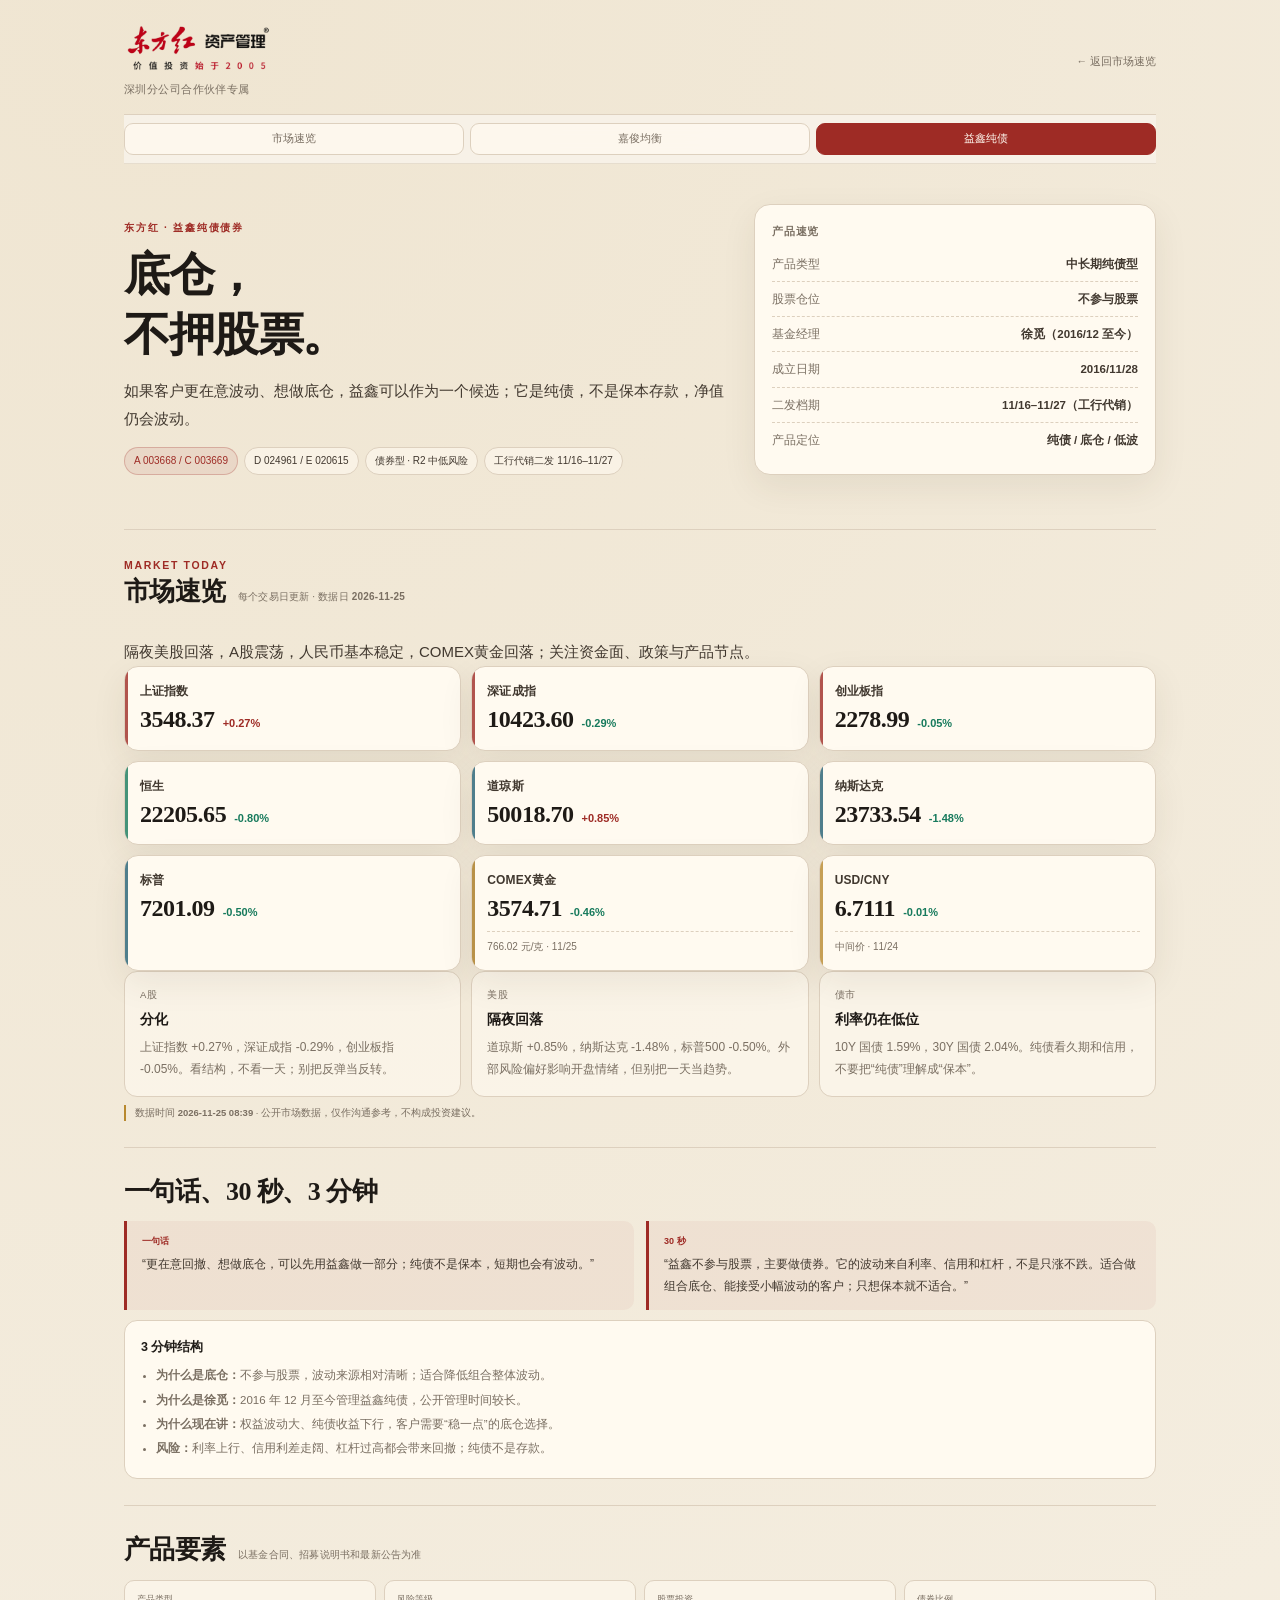
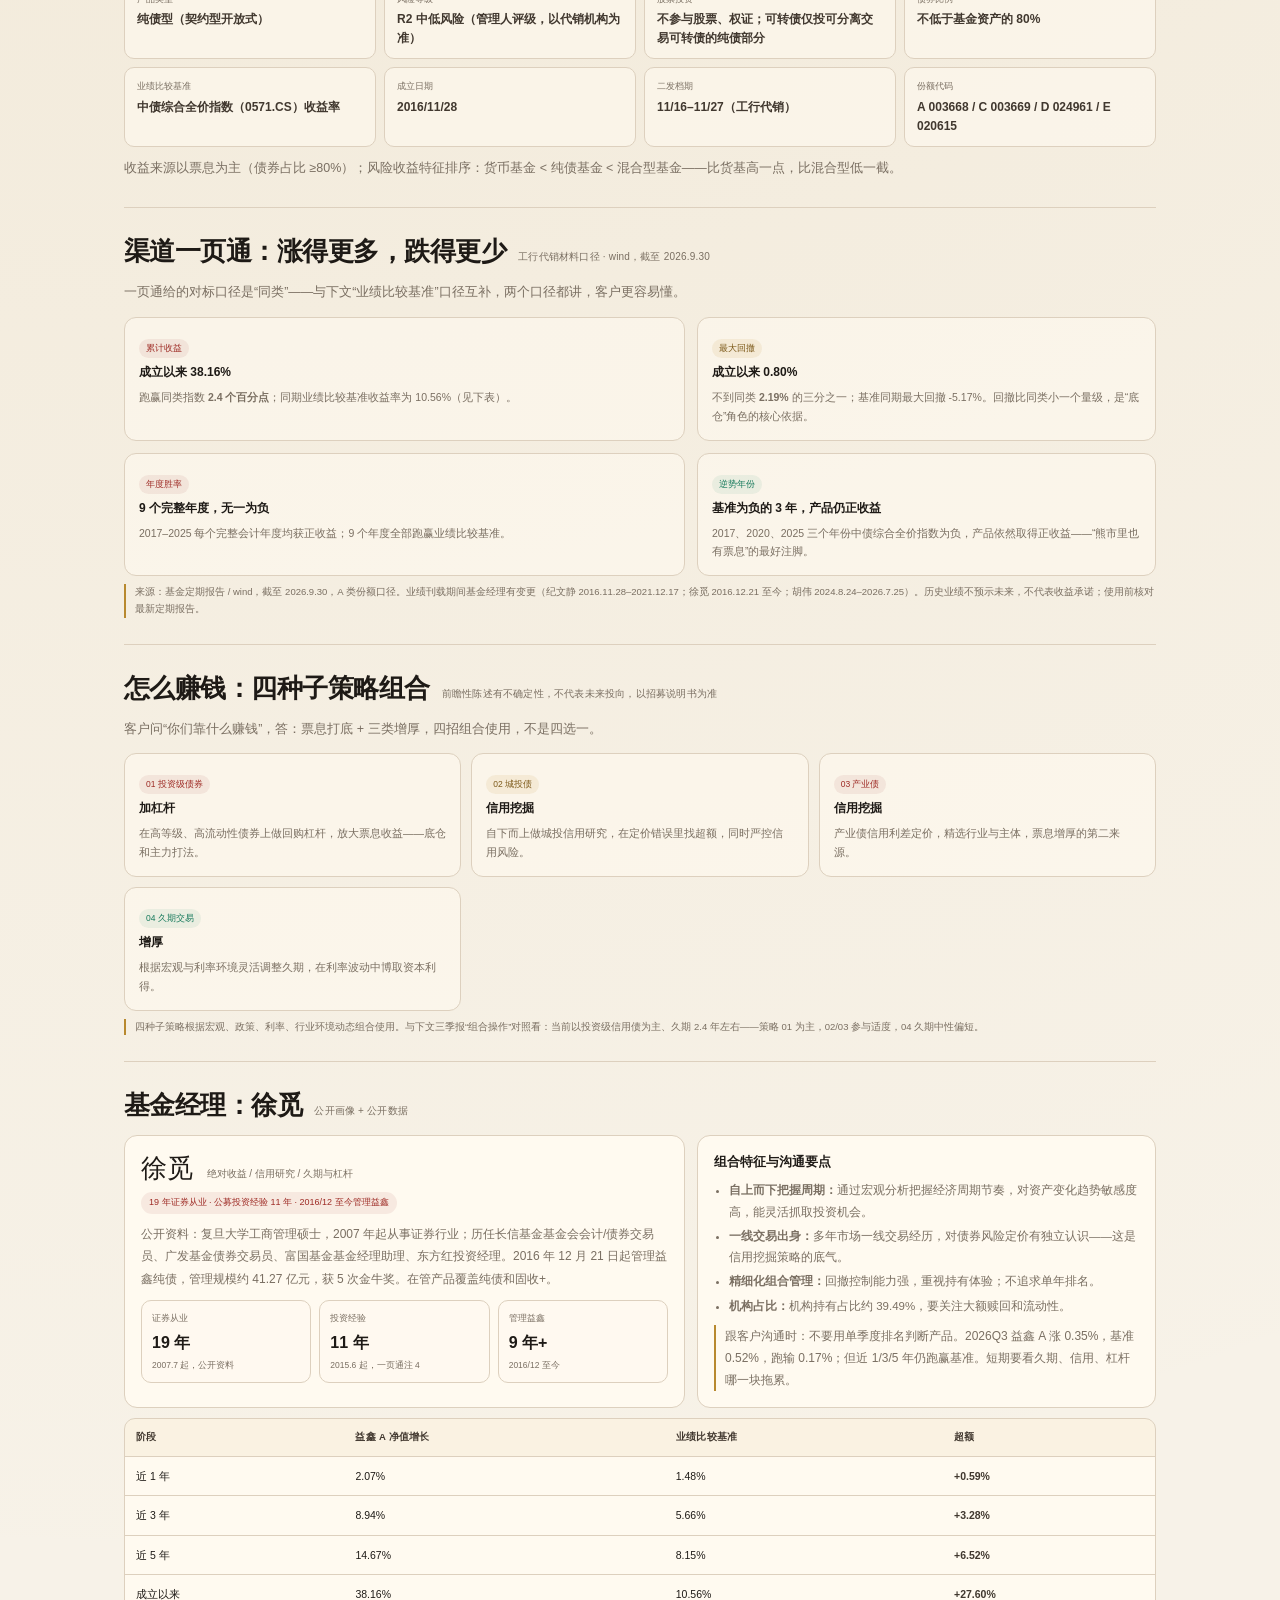
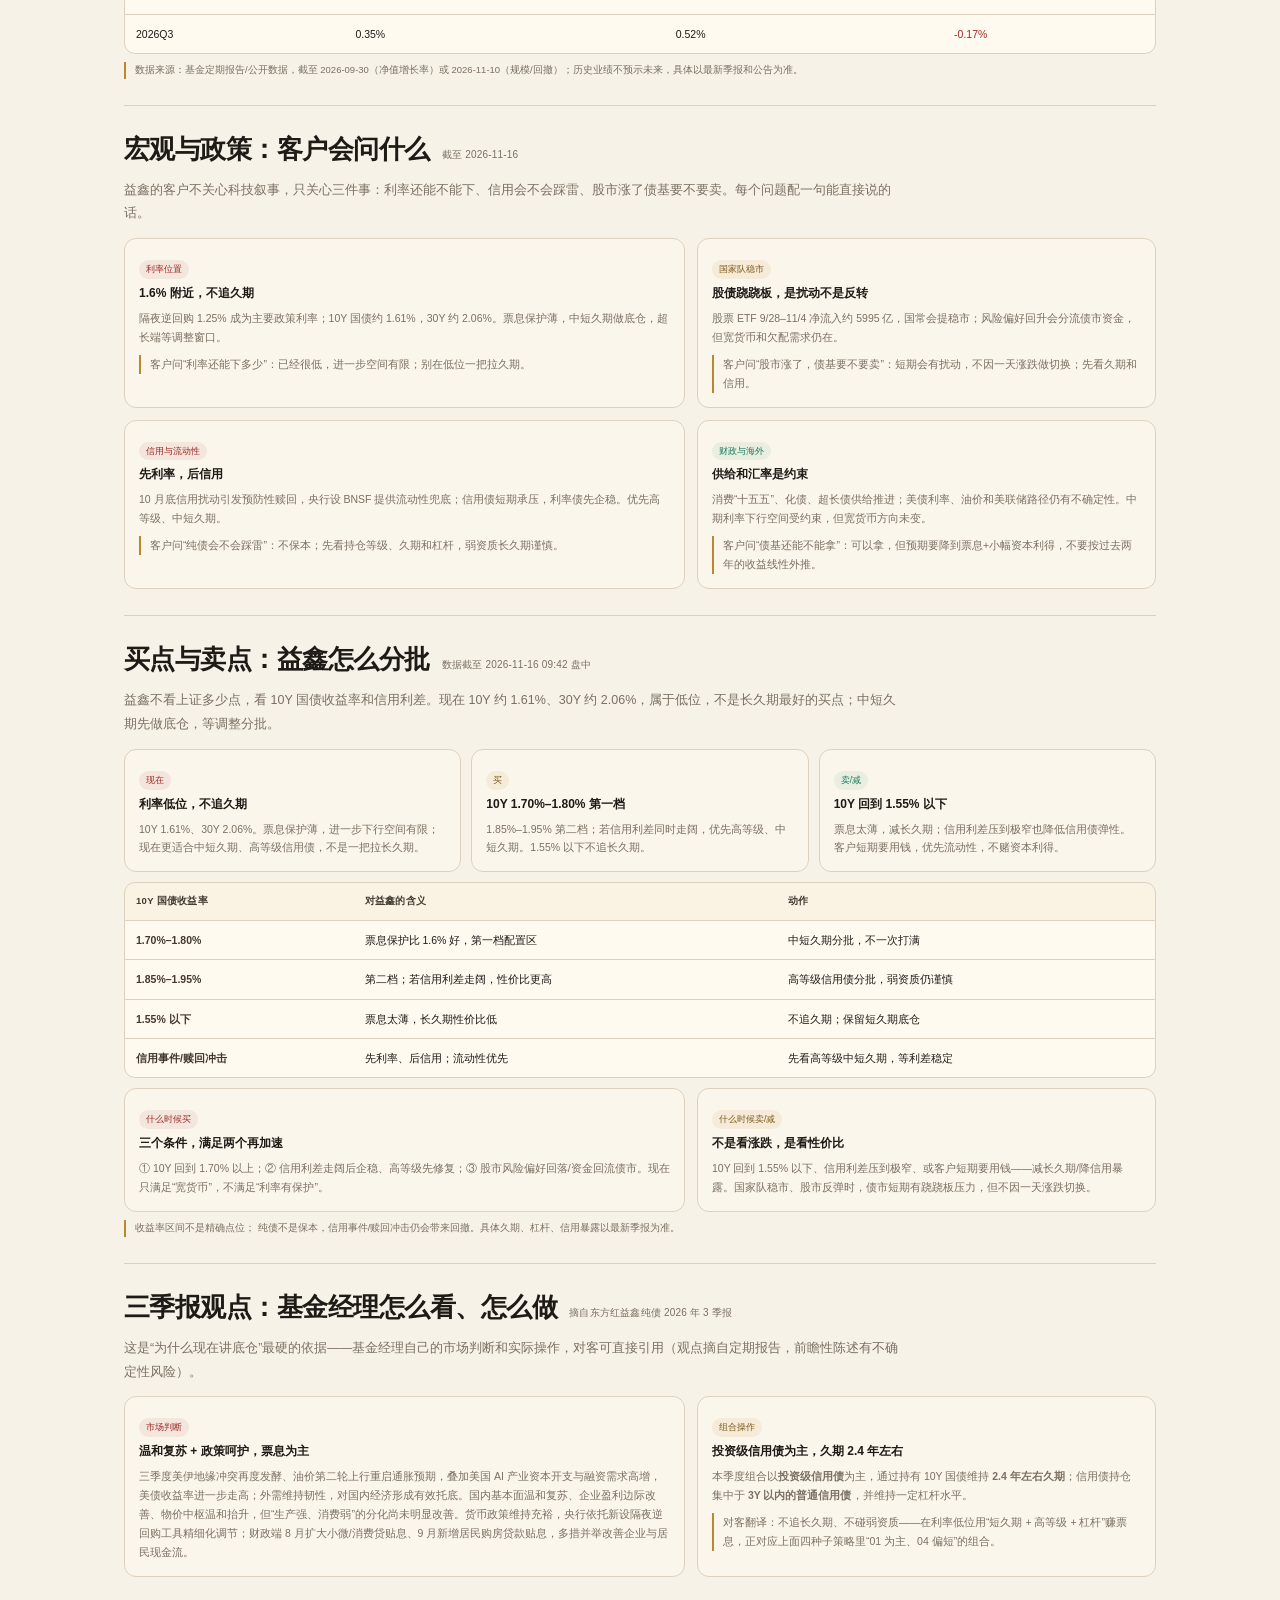
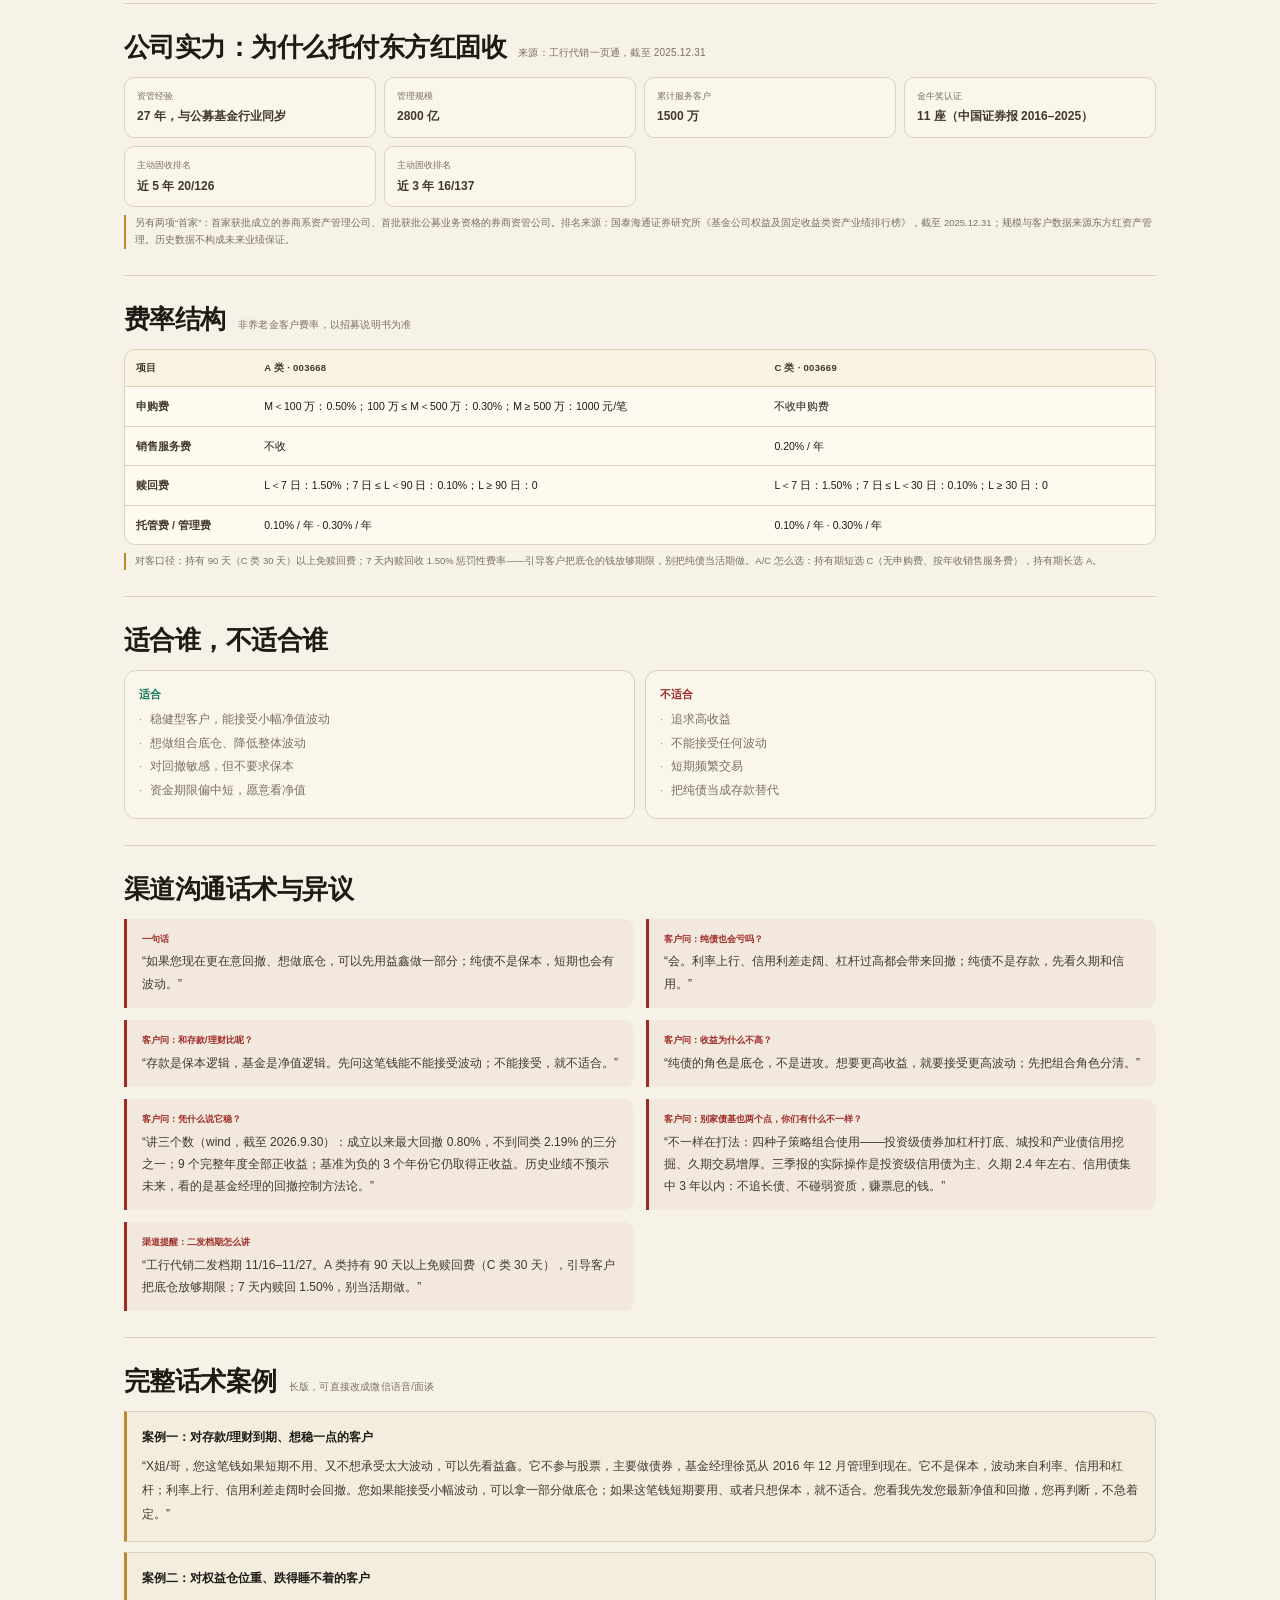
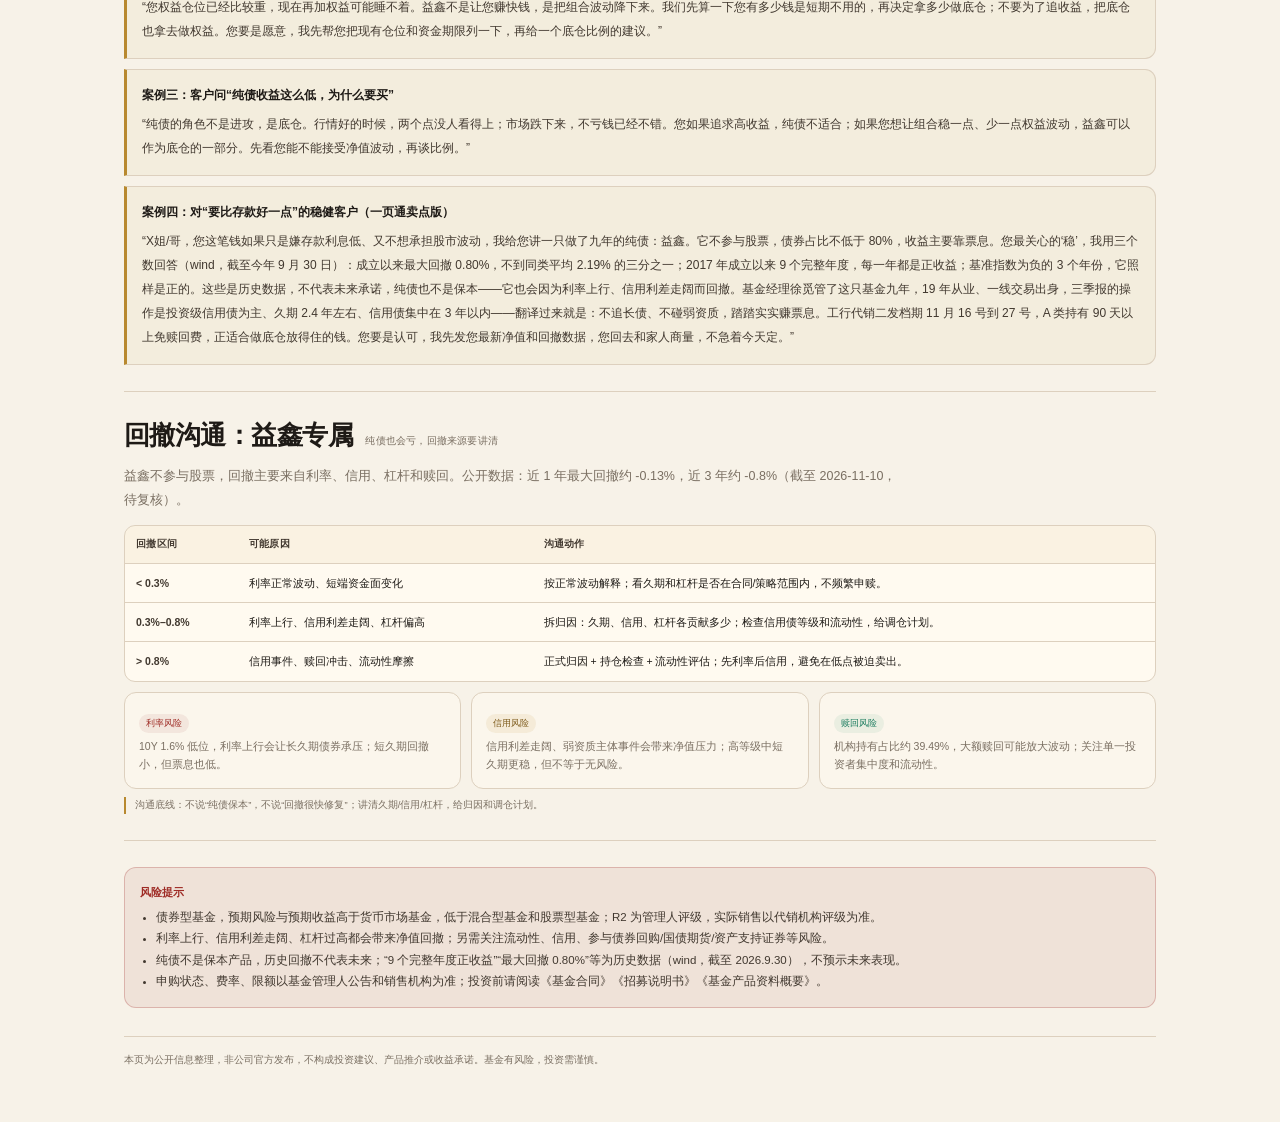
<file: yixin.html>
<!doctype html>
<html lang="zh-CN">
<head>
<meta charset="utf-8">
<meta name="viewport" content="width=device-width,initial-scale=1,viewport-fit=cover">
<meta name="format-detection" content="telephone=no">
<meta name="theme-color" content="#f7f2e8">
<meta name="apple-mobile-web-app-capable" content="yes">
<meta name="apple-mobile-web-app-status-bar-style" content="default">
<title>东方红 · 益鑫纯债债券</title>
<meta name="description" content="东方红益鑫纯债产品页：产品定位、基金经理徐觅、适合谁、不适合谁、对客话术与风险提示。">
<link rel="icon" href="data:,">
<link rel="stylesheet" href="styles.css">
<link rel="stylesheet" href="product.css">
</head>
<body>
<div class="page">
  <header class="top">
    <a class="brand" href="index.html">
      <img class="brand-logo" src="[data-uri]" alt="东方红资产管理 · 价值投资始于2005">
      <span class="brand-sub">深圳分公司合作伙伴专属</span>
    </a>
    <a class="back" href="index.html">← 返回市场速览</a>
  </header>

  <nav class="prod-nav" aria-label="产品导航">
    <a href="index.html">市场速览</a>
    <a href="jiajun.html">嘉俊均衡</a>
    <a class="active" href="yixin.html">益鑫纯债</a>
  </nav>

  <section class="product-hero">
    <div>
      <div class="kicker">东方红 · 益鑫纯债债券</div>
      <h1>底仓，<br>不押股票。</h1>
      <p class="hero-line">如果客户更在意波动、想做底仓，益鑫可以作为一个候选；它是纯债，不是保本存款，净值仍会波动。</p>
      <div class="hero-badges">
        <span class="red">A 003668 / C 003669</span>
        <span>D 024961 / E 020615</span>
        <span>债券型 · R2 中低风险</span>
        <span>工行代销二发 11/16–11/27</span>
      </div>
    </div>
    <aside class="snapshot">
      <h2>产品速览</h2>
      <div class="snap-row"><span>产品类型</span><b>中长期纯债型</b></div>
      <div class="snap-row"><span>股票仓位</span><b>不参与股票</b></div>
      <div class="snap-row"><span>基金经理</span><b>徐觅（2016/12 至今）</b></div>
      <div class="snap-row"><span>成立日期</span><b>2016/11/28</b></div>
      <div class="snap-row"><span>二发档期</span><b>11/16–11/27（工行代销）</b></div>
      <div class="snap-row"><span>产品定位</span><b>纯债 / 底仓 / 低波</b></div>
    </aside>
  </section>

  <section class="section">
    <div class="section-head">
      <div><div class="eyebrow">MARKET TODAY</div><h2>市场速览 <small>每个交易日更新 · 数据日 <b id="pm-date">—</b></small></h2></div>
    </div>
    <p class="summary" id="pm-summary">—</p>
    <div class="market-grid" id="pm-market-grid"></div>
    <div class="read-grid" id="pm-read-grid"></div>
    <p class="chart-note">数据时间 <b id="pm-updated">—</b> · 公开市场数据，仅作沟通参考，不构成投资建议。</p>
  </section>

  <section class="section">
    <h2>一句话、30 秒、3 分钟</h2>
    <div class="two-col">
      <div class="talk-card"><b>一句话</b><p>“更在意回撤、想做底仓，可以先用益鑫做一部分；纯债不是保本，短期也会有波动。”</p></div>
      <div class="talk-card"><b>30 秒</b><p>“益鑫不参与股票，主要做债券。它的波动来自利率、信用和杠杆，不是只涨不跌。适合做组合底仓、能接受小幅波动的客户；只想保本就不适合。”</p></div>
    </div>
    <div class="card" style="margin-top:10px">
      <h3>3 分钟结构</h3>
      <ul>
        <li><b>为什么是底仓：</b>不参与股票，波动来源相对清晰；适合降低组合整体波动。</li>
        <li><b>为什么是徐觅：</b>2016 年 12 月至今管理益鑫纯债，公开管理时间较长。</li>
        <li><b>为什么现在讲：</b>权益波动大、纯债收益下行，客户需要“稳一点”的底仓选择。</li>
        <li><b>风险：</b>利率上行、信用利差走阔、杠杆过高都会带来回撤；纯债不是存款。</li>
      </ul>
    </div>
  </section>

  <section class="section">
    <h2>产品要素 <small>以基金合同、招募说明书和最新公告为准</small></h2>
    <div class="facts-grid">
      <div class="fact-box"><span>产品类型</span><b>纯债型（契约型开放式）</b></div>
      <div class="fact-box"><span>风险等级</span><b>R2 中低风险（管理人评级，以代销机构为准）</b></div>
      <div class="fact-box"><span>股票投资</span><b>不参与股票、权证；可转债仅投可分离交易可转债的纯债部分</b></div>
      <div class="fact-box"><span>债券比例</span><b>不低于基金资产的 80%</b></div>
      <div class="fact-box"><span>业绩比较基准</span><b>中债综合全价指数（0571.CS）收益率</b></div>
      <div class="fact-box"><span>成立日期</span><b>2016/11/28</b></div>
      <div class="fact-box"><span>二发档期</span><b>11/16–11/27（工行代销）</b></div>
      <div class="fact-box"><span>份额代码</span><b>A 003668 / C 003669 / D 024961 / E 020615</b></div>
    </div>
    <p class="lede" style="margin-top:10px">收益来源以票息为主（债券占比 ≥80%）；风险收益特征排序：货币基金 &lt; 纯债基金 &lt; 混合型基金——比货基高一点，比混合型低一截。</p>
  </section>

  <section class="section">
    <h2>渠道一页通：涨得更多，跌得更少 <small>工行代销材料口径 · wind，截至 2026.9.30</small></h2>
    <p class="lede">一页通给的对标口径是“同类”——与下文“业绩比较基准”口径互补，两个口径都讲，客户更容易懂。</p>
    <div class="res-grid-2">
      <div class="res-card"><span class="tag">累计收益</span><h3>成立以来 38.16%</h3><p>跑赢同类指数 <b>2.4 个百分点</b>；同期业绩比较基准收益率为 10.56%（见下表）。</p></div>
      <div class="res-card"><span class="tag gold">最大回撤</span><h3>成立以来 0.80%</h3><p>不到同类 <b>2.19%</b> 的三分之一；基准同期最大回撤 -5.17%。回撤比同类小一个量级，是“底仓”角色的核心依据。</p></div>
      <div class="res-card"><span class="tag">年度胜率</span><h3>9 个完整年度，无一为负</h3><p>2017–2025 每个完整会计年度均获正收益；9 个年度全部跑赢业绩比较基准。</p></div>
      <div class="res-card"><span class="tag green">逆势年份</span><h3>基准为负的 3 年，产品仍正收益</h3><p>2017、2020、2025 三个年份中债综合全价指数为负，产品依然取得正收益——“熊市里也有票息”的最好注脚。</p></div>
    </div>
    <p class="res-note">来源：基金定期报告 / wind，截至 2026.9.30，A 类份额口径。业绩刊载期间基金经理有变更（纪文静 2016.11.28–2021.12.17；徐觅 2016.12.21 至今；胡伟 2024.8.24–2026.7.25）。历史业绩不预示未来，不代表收益承诺；使用前核对最新定期报告。</p>
  </section>

  <section class="section">
    <h2>怎么赚钱：四种子策略组合 <small>前瞻性陈述有不确定性，不代表未来投向，以招募说明书为准</small></h2>
    <p class="lede">客户问“你们靠什么赚钱”，答：票息打底 + 三类增厚，四招组合使用，不是四选一。</p>
    <div class="res-grid-3">
      <div class="res-card"><span class="tag">01 投资级债券</span><h3>加杠杆</h3><p>在高等级、高流动性债券上做回购杠杆，放大票息收益——底仓和主力打法。</p></div>
      <div class="res-card"><span class="tag gold">02 城投债</span><h3>信用挖掘</h3><p>自下而上做城投信用研究，在定价错误里找超额，同时严控信用风险。</p></div>
      <div class="res-card"><span class="tag">03 产业债</span><h3>信用挖掘</h3><p>产业债信用利差定价，精选行业与主体，票息增厚的第二来源。</p></div>
      <div class="res-card"><span class="tag green">04 久期交易</span><h3>增厚</h3><p>根据宏观与利率环境灵活调整久期，在利率波动中博取资本利得。</p></div>
    </div>
    <p class="res-note">四种子策略根据宏观、政策、利率、行业环境动态组合使用。与下文三季报“组合操作”对照看：当前以投资级信用债为主、久期 2.4 年左右——策略 01 为主，02/03 参与适度，04 久期中性偏短。</p>
  </section>

  <section class="section">
    <h2>基金经理：徐觅 <small>公开画像 + 公开数据</small></h2>
    <div class="manager-grid">
      <div class="card">
        <div class="manager-name">徐觅 <small>绝对收益 / 信用研究 / 久期与杠杆</small></div>
        <div class="manager-tag">19 年证券从业 · 公募投资经验 11 年 · 2016/12 至今管理益鑫</div>
        <p style="margin-top:9px">公开资料：复旦大学工商管理硕士，2007 年起从事证券行业；历任长信基金基金会会计/债券交易员、广发基金债券交易员、富国基金基金经理助理、东方红投资经理。2016 年 12 月 21 日起管理益鑫纯债，管理规模约 41.27 亿元，获 5 次金牛奖。在管产品覆盖纯债和固收+。</p>
        <div class="metric-row">
          <div class="metric"><span>证券从业</span><b>19 年</b><small>2007.7 起，公开资料</small></div>
          <div class="metric"><span>投资经验</span><b>11 年</b><small>2015.6 起，一页通注 4</small></div>
          <div class="metric"><span>管理益鑫</span><b>9 年+</b><small>2016/12 至今</small></div>
        </div>
      </div>
      <div class="card">
        <h3>组合特征与沟通要点</h3>
        <ul>
          <li><b>自上而下把握周期：</b>通过宏观分析把握经济周期节奏，对资产变化趋势敏感度高，能灵活抓取投资机会。</li>
          <li><b>一线交易出身：</b>多年市场一线交易经历，对债券风险定价有独立认识——这是信用挖掘策略的底气。</li>
          <li><b>精细化组合管理：</b>回撤控制能力强，重视持有体验；不追求单年排名。</li>
          <li><b>机构占比：</b>机构持有占比约 39.49%，要关注大额赎回和流动性。</li>
        </ul>
        <p class="res-note">跟客户沟通时：不要用单季度排名判断产品。2026Q3 益鑫 A 涨 0.35%，基准 0.52%，跑输 0.17%；但近 1/3/5 年仍跑赢基准。短期要看久期、信用、杠杆哪一块拖累。</p>
      </div>
    </div>
    <div class="table-wrap" style="margin-top:10px">
      <table class="res-table" style="min-width:680px">
        <thead><tr><th>阶段</th><th>益鑫 A 净值增长</th><th>业绩比较基准</th><th>超额</th></tr></thead>
        <tbody>
          <tr><td>近 1 年</td><td>2.07%</td><td>1.48%</td><td><b>+0.59%</b></td></tr>
          <tr><td>近 3 年</td><td>8.94%</td><td>5.66%</td><td><b>+3.28%</b></td></tr>
          <tr><td>近 5 年</td><td>14.67%</td><td>8.15%</td><td><b>+6.52%</b></td></tr>
          <tr><td>成立以来</td><td>38.16%</td><td>10.56%</td><td><b>+27.60%</b></td></tr>
          <tr><td>2026Q3</td><td>0.35%</td><td>0.52%</td><td style="color:var(--red)">-0.17%</td></tr>
        </tbody>
      </table>
    </div>
    <p class="res-note">数据来源：基金定期报告/公开数据，截至 2026-09-30（净值增长率）或 2026-11-10（规模/回撤）；历史业绩不预示未来，具体以最新季报和公告为准。</p>
  </section>

  <section class="section">
    <h2>宏观与政策：客户会问什么 <small>截至 2026-11-16</small></h2>
    <p class="lede">益鑫的客户不关心科技叙事，只关心三件事：利率还能不能下、信用会不会踩雷、股市涨了债基要不要卖。每个问题配一句能直接说的话。</p>
    <div class="res-grid-2">
      <div class="res-card"><span class="tag">利率位置</span><h3>1.6% 附近，不追久期</h3><p>隔夜逆回购 1.25% 成为主要政策利率；10Y 国债约 1.61%，30Y 约 2.06%。票息保护薄，中短久期做底仓，超长端等调整窗口。</p><p class="res-note">客户问“利率还能下多少”：已经很低，进一步空间有限；别在低位一把拉久期。</p></div>
      <div class="res-card"><span class="tag gold">国家队稳市</span><h3>股债跷跷板，是扰动不是反转</h3><p>股票 ETF 9/28–11/4 净流入约 5995 亿，国常会提稳市；风险偏好回升会分流债市资金，但宽货币和欠配需求仍在。</p><p class="res-note">客户问“股市涨了，债基要不要卖”：短期会有扰动，不因一天涨跌做切换；先看久期和信用。</p></div>
      <div class="res-card"><span class="tag">信用与流动性</span><h3>先利率，后信用</h3><p>10 月底信用扰动引发预防性赎回，央行设 BNSF 提供流动性兜底；信用债短期承压，利率债先企稳。优先高等级、中短久期。</p><p class="res-note">客户问“纯债会不会踩雷”：不保本；先看持仓等级、久期和杠杆，弱资质长久期谨慎。</p></div>
      <div class="res-card"><span class="tag green">财政与海外</span><h3>供给和汇率是约束</h3><p>消费“十五五”、化债、超长债供给推进；美债利率、油价和美联储路径仍有不确定性。中期利率下行空间受约束，但宽货币方向未变。</p><p class="res-note">客户问“债基还能不能拿”：可以拿，但预期要降到票息+小幅资本利得，不要按过去两年的收益线性外推。</p></div>
    </div>
  </section>

  <section class="section">
    <h2>买点与卖点：益鑫怎么分批 <small>数据截至 2026-11-16 09:42 盘中</small></h2>
    <p class="lede">益鑫不看上证多少点，看 10Y 国债收益率和信用利差。现在 10Y 约 1.61%、30Y 约 2.06%，属于低位，不是长久期最好的买点；中短久期先做底仓，等调整分批。</p>
    <div class="res-grid-3">
      <div class="res-card"><span class="tag">现在</span><h3>利率低位，不追久期</h3><p>10Y 1.61%、30Y 2.06%。票息保护薄，进一步下行空间有限；现在更适合中短久期、高等级信用债，不是一把拉长久期。</p></div>
      <div class="res-card"><span class="tag gold">买</span><h3>10Y 1.70%–1.80% 第一档</h3><p>1.85%–1.95% 第二档；若信用利差同时走阔，优先高等级、中短久期。1.55% 以下不追长久期。</p></div>
      <div class="res-card"><span class="tag green">卖/减</span><h3>10Y 回到 1.55% 以下</h3><p>票息太薄，减长久期；信用利差压到极窄也降低信用债弹性。客户短期要用钱，优先流动性，不赌资本利得。</p></div>
    </div>
    <div class="table-wrap" style="margin-top:10px">
      <table class="res-table" style="min-width:660px">
        <thead><tr><th>10Y 国债收益率</th><th>对益鑫的含义</th><th>动作</th></tr></thead>
        <tbody>
          <tr><td><b>1.70%–1.80%</b></td><td>票息保护比 1.6% 好，第一档配置区</td><td>中短久期分批，不一次打满</td></tr>
          <tr><td><b>1.85%–1.95%</b></td><td>第二档；若信用利差走阔，性价比更高</td><td>高等级信用债分批，弱资质仍谨慎</td></tr>
          <tr><td><b>1.55% 以下</b></td><td>票息太薄，长久期性价比低</td><td>不追久期；保留短久期底仓</td></tr>
          <tr><td><b>信用事件/赎回冲击</b></td><td>先利率、后信用；流动性优先</td><td>先看高等级中短久期，等利差稳定</td></tr>
        </tbody>
      </table>
    </div>
    <div class="res-grid-2" style="margin-top:10px">
      <div class="res-card"><span class="tag">什么时候买</span><h3>三个条件，满足两个再加速</h3><p>① 10Y 回到 1.70% 以上；② 信用利差走阔后企稳、高等级先修复；③ 股市风险偏好回落/资金回流债市。现在只满足“宽货币”，不满足“利率有保护”。</p></div>
      <div class="res-card"><span class="tag gold">什么时候卖/减</span><h3>不是看涨跌，是看性价比</h3><p>10Y 回到 1.55% 以下、信用利差压到极窄、或客户短期要用钱——减长久期/降信用暴露。国家队稳市、股市反弹时，债市短期有跷跷板压力，但不因一天涨跌切换。</p></div>
    </div>
    <p class="res-note">收益率区间不是精确点位； 纯债不是保本，信用事件/赎回冲击仍会带来回撤。具体久期、杠杆、信用暴露以最新季报为准。</p>
  </section>

  <section class="section">
    <h2>三季报观点：基金经理怎么看、怎么做 <small>摘自东方红益鑫纯债 2026 年 3 季报</small></h2>
    <p class="lede">这是“为什么现在讲底仓”最硬的依据——基金经理自己的市场判断和实际操作，对客可直接引用（观点摘自定期报告，前瞻性陈述有不确定性风险）。</p>
    <div class="res-grid-2">
      <div class="res-card"><span class="tag">市场判断</span><h3>温和复苏 + 政策呵护，票息为主</h3><p>三季度美伊地缘冲突再度发酵、油价第二轮上行重启通胀预期，叠加美国 AI 产业资本开支与融资需求高增，美债收益率进一步走高；外需维持韧性，对国内经济形成有效托底。国内基本面温和复苏、企业盈利边际改善、物价中枢温和抬升，但“生产强、消费弱”的分化尚未明显改善。货币政策维持充裕，央行依托新设隔夜逆回购工具精细化调节；财政端 8 月扩大小微/消费贷贴息、9 月新增居民购房贷款贴息，多措并举改善企业与居民现金流。</p></div>
      <div class="res-card"><span class="tag gold">组合操作</span><h3>投资级信用债为主，久期 2.4 年左右</h3><p>本季度组合以<b>投资级信用债</b>为主，通过持有 10Y 国债维持 <b>2.4 年左右久期</b>；信用债持仓集中于 <b>3Y 以内的普通信用债</b>，并维持一定杠杆水平。</p><p class="res-note">对客翻译：不追长久期、不碰弱资质——在利率低位用“短久期 + 高等级 + 杠杆”赚票息，正对应上面四种子策略里“01 为主、04 偏短”的组合。</p></div>
    </div>
  </section>

  <section class="section">
    <h2>公司实力：为什么托付东方红固收 <small>来源：工行代销一页通，截至 2025.12.31</small></h2>
    <div class="facts-grid">
      <div class="fact-box"><span>资管经验</span><b>27 年，与公募基金行业同岁</b></div>
      <div class="fact-box"><span>管理规模</span><b>2800 亿</b></div>
      <div class="fact-box"><span>累计服务客户</span><b>1500 万</b></div>
      <div class="fact-box"><span>金牛奖认证</span><b>11 座（中国证券报 2016–2025）</b></div>
      <div class="fact-box"><span>主动固收排名</span><b>近 5 年 20/126</b></div>
      <div class="fact-box"><span>主动固收排名</span><b>近 3 年 16/137</b></div>
    </div>
    <p class="res-note">另有两项“首家”：首家获批成立的券商系资产管理公司、首批获批公募业务资格的券商资管公司。排名来源：国泰海通证券研究所《基金公司权益及固定收益类资产业绩排行榜》，截至 2025.12.31；规模与客户数据来源东方红资产管理。历史数据不构成未来业绩保证。</p>
  </section>

  <section class="section">
    <h2>费率结构 <small>非养老金客户费率，以招募说明书为准</small></h2>
    <div class="table-wrap">
      <table class="res-table" style="min-width:620px">
        <thead><tr><th>项目</th><th>A 类 · 003668</th><th>C 类 · 003669</th></tr></thead>
        <tbody>
          <tr><td><b>申购费</b></td><td>M＜100 万：0.50%；100 万 ≤ M＜500 万：0.30%；M ≥ 500 万：1000 元/笔</td><td>不收申购费</td></tr>
          <tr><td><b>销售服务费</b></td><td>不收</td><td>0.20% / 年</td></tr>
          <tr><td><b>赎回费</b></td><td>L＜7 日：1.50%；7 日 ≤ L＜90 日：0.10%；L ≥ 90 日：0</td><td>L＜7 日：1.50%；7 日 ≤ L＜30 日：0.10%；L ≥ 30 日：0</td></tr>
          <tr><td><b>托管费 / 管理费</b></td><td>0.10% / 年 · 0.30% / 年</td><td>0.10% / 年 · 0.30% / 年</td></tr>
        </tbody>
      </table>
    </div>
    <p class="res-note">对客口径：持有 90 天（C 类 30 天）以上免赎回费；7 天内赎回收 1.50% 惩罚性费率——引导客户把底仓的钱放够期限，别把纯债当活期做。A/C 怎么选：持有期短选 C（无申购费、按年收销售服务费），持有期长选 A。</p>
  </section>

  <section class="section">
    <h2>适合谁，不适合谁</h2>
    <div class="fit-grid">
      <div class="fit yes"><h3>适合</h3><ul><li>稳健型客户，能接受小幅净值波动</li><li>想做组合底仓、降低整体波动</li><li>对回撤敏感，但不要求保本</li><li>资金期限偏中短，愿意看净值</li></ul></div>
      <div class="fit no"><h3>不适合</h3><ul><li>追求高收益</li><li>不能接受任何波动</li><li>短期频繁交易</li><li>把纯债当成存款替代</li></ul></div>
    </div>
  </section>

  <section class="section">
    <h2>渠道沟通话术与异议</h2>
    <div class="two-col">
      <div class="talk-card"><b>一句话</b><p>“如果您现在更在意回撤、想做底仓，可以先用益鑫做一部分；纯债不是保本，短期也会有波动。”</p></div>
      <div class="talk-card"><b>客户问：纯债也会亏吗？</b><p>“会。利率上行、信用利差走阔、杠杆过高都会带来回撤；纯债不是存款，先看久期和信用。”</p></div>
      <div class="talk-card"><b>客户问：和存款/理财比呢？</b><p>“存款是保本逻辑，基金是净值逻辑。先问这笔钱能不能接受波动；不能接受，就不适合。”</p></div>
      <div class="talk-card"><b>客户问：收益为什么不高？</b><p>“纯债的角色是底仓，不是进攻。想要更高收益，就要接受更高波动；先把组合角色分清。”</p></div>
      <div class="talk-card"><b>客户问：凭什么说它稳？</b><p>“讲三个数（wind，截至 2026.9.30）：成立以来最大回撤 0.80%，不到同类 2.19% 的三分之一；9 个完整年度全部正收益；基准为负的 3 个年份它仍取得正收益。历史业绩不预示未来，看的是基金经理的回撤控制方法论。”</p></div>
      <div class="talk-card"><b>客户问：别家债基也两个点，你们有什么不一样？</b><p>“不一样在打法：四种子策略组合使用——投资级债券加杠杆打底、城投和产业债信用挖掘、久期交易增厚。三季报的实际操作是投资级信用债为主、久期 2.4 年左右、信用债集中 3 年以内：不追长债、不碰弱资质，赚票息的钱。”</p></div>
      <div class="talk-card"><b>渠道提醒：二发档期怎么讲</b><p>“工行代销二发档期 11/16–11/27。A 类持有 90 天以上免赎回费（C 类 30 天），引导客户把底仓放够期限；7 天内赎回 1.50%，别当活期做。”</p></div>
    </div>
  </section>

  <section class="section">
    <h2>完整话术案例 <small>长版，可直接改成微信语音/面谈</small></h2>
    <div class="long-talk">
      <b>案例一：对存款/理财到期、想稳一点的客户</b>
      <p>“X姐/哥，您这笔钱如果短期不用、又不想承受太大波动，可以先看益鑫。它不参与股票，主要做债券，基金经理徐觅从 2016 年 12 月管理到现在。它不是保本，波动来自利率、信用和杠杆；利率上行、信用利差走阔时会回撤。您如果能接受小幅波动，可以拿一部分做底仓；如果这笔钱短期要用、或者只想保本，就不适合。您看我先发您最新净值和回撤，您再判断，不急着定。” </p>
    </div>
    <div class="long-talk">
      <b>案例二：对权益仓位重、跌得睡不着的客户</b>
      <p>“您权益仓位已经比较重，现在再加权益可能睡不着。益鑫不是让您赚快钱，是把组合波动降下来。我们先算一下您有多少钱是短期不用的，再决定拿多少做底仓；不要为了追收益，把底仓也拿去做权益。您要是愿意，我先帮您把现有仓位和资金期限列一下，再给一个底仓比例的建议。” </p>
    </div>
    <div class="long-talk">
      <b>案例三：客户问“纯债收益这么低，为什么要买”</b>
      <p>“纯债的角色不是进攻，是底仓。行情好的时候，两个点没人看得上；市场跌下来，不亏钱已经不错。您如果追求高收益，纯债不适合；如果您想让组合稳一点、少一点权益波动，益鑫可以作为底仓的一部分。先看您能不能接受净值波动，再谈比例。” </p>
    </div>
    <div class="long-talk">
      <b>案例四：对“要比存款好一点”的稳健客户（一页通卖点版）</b>
      <p>“X姐/哥，您这笔钱如果只是嫌存款利息低、又不想承担股市波动，我给您讲一只做了九年的纯债：益鑫。它不参与股票，债券占比不低于 80%，收益主要靠票息。您最关心的‘稳’，我用三个数回答（wind，截至今年 9 月 30 日）：成立以来最大回撤 0.80%，不到同类平均 2.19% 的三分之一；2017 年成立以来 9 个完整年度，每一年都是正收益；基准指数为负的 3 个年份，它照样是正的。这些是历史数据，不代表未来承诺，纯债也不是保本——它也会因为利率上行、信用利差走阔而回撤。基金经理徐觅管了这只基金九年，19 年从业、一线交易出身，三季报的操作是投资级信用债为主、久期 2.4 年左右、信用债集中在 3 年以内——翻译过来就是：不追长债、不碰弱资质，踏踏实实赚票息。工行代销二发档期 11 月 16 号到 27 号，A 类持有 90 天以上免赎回费，正适合做底仓放得住的钱。您要是认可，我先发您最新净值和回撤数据，您回去和家人商量，不急着今天定。” </p>
    </div>
  </section>

  <section class="section">
    <h2>回撤沟通：益鑫专属 <small>纯债也会亏，回撤来源要讲清</small></h2>
    <p class="lede">益鑫不参与股票，回撤主要来自利率、信用、杠杆和赎回。公开数据：近 1 年最大回撤约 -0.13%，近 3 年约 -0.8%（截至 2026-11-10，待复核）。</p>
    <div class="table-wrap">
      <table class="res-table" style="min-width:620px">
        <thead><tr><th>回撤区间</th><th>可能原因</th><th>沟通动作</th></tr></thead>
        <tbody>
          <tr><td><b>&lt; 0.3%</b></td><td>利率正常波动、短端资金面变化</td><td>按正常波动解释；看久期和杠杆是否在合同/策略范围内，不频繁申赎。</td></tr>
          <tr><td><b>0.3%–0.8%</b></td><td>利率上行、信用利差走阔、杠杆偏高</td><td>拆归因：久期、信用、杠杆各贡献多少；检查信用债等级和流动性，给调仓计划。</td></tr>
          <tr><td><b>&gt; 0.8%</b></td><td>信用事件、赎回冲击、流动性摩擦</td><td>正式归因 + 持仓检查 + 流动性评估；先利率后信用，避免在低点被迫卖出。</td></tr>
        </tbody>
      </table>
    </div>
    <div class="res-grid-3" style="margin-top:10px">
      <div class="res-card"><span class="tag">利率风险</span><p>10Y 1.6% 低位，利率上行会让长久期债券承压；短久期回撤小，但票息也低。</p></div>
      <div class="res-card"><span class="tag gold">信用风险</span><p>信用利差走阔、弱资质主体事件会带来净值压力；高等级中短久期更稳，但不等于无风险。</p></div>
      <div class="res-card"><span class="tag green">赎回风险</span><p>机构持有占比约 39.49%，大额赎回可能放大波动；关注单一投资者集中度和流动性。</p></div>
    </div>
    <p class="res-note">沟通底线：不说“纯债保本”，不说“回撤很快修复”；讲清久期/信用/杠杆，给归因和调仓计划。</p>
  </section>

  <section class="section">
    <div class="risk-box">
      <h3>风险提示</h3>
      <ul>
        <li>债券型基金，预期风险与预期收益高于货币市场基金，低于混合型基金和股票型基金；R2 为管理人评级，实际销售以代销机构评级为准。</li>
        <li>利率上行、信用利差走阔、杠杆过高都会带来净值回撤；另需关注流动性、信用、参与债券回购/国债期货/资产支持证券等风险。</li>
        <li>纯债不是保本产品，历史回撤不代表未来；“9 个完整年度正收益”“最大回撤 0.80%”等为历史数据（wind，截至 2026.9.30），不预示未来表现。</li>
        <li>申购状态、费率、限额以基金管理人公告和销售机构为准；投资前请阅读《基金合同》《招募说明书》《基金产品资料概要》。</li>
      </ul>
    </div>
  </section>

  <footer class="foot">
    本页为公开信息整理，非公司官方发布，不构成投资建议、产品推介或收益承诺。基金有风险，投资需谨慎。
  </footer>
</div>
<script src="data/portal.js"></script>
<script src="product-market.js"></script>
</body>
</html>
</file>
<file: styles.css>
:root{
  --paper:#f7f2e8;
  --surface:#fffaf0;
  --ink:#1e1a16;
  --ink2:#41382f;
  --muted:#7a6f62;
  --line:#ddd0be;
  --red:#9e2b25;
  --red-soft:rgba(158,43,37,.08);
  --gold:#b8892f;
  --green:#177a5c;
  --blue:#245f73;
  --shadow:0 12px 34px rgba(70,52,30,.08);
  --font-b:"Songti SC","Noto Serif SC",Georgia,serif;
  --font-d:"PingFang SC","Microsoft YaHei",Helvetica,sans-serif;
}
*{box-sizing:border-box;margin:0;padding:0}
html,body{overflow-x:hidden}
body{
  background:
    radial-gradient(circle at 12% 0%,rgba(184,137,47,.13),transparent 42%),
    radial-gradient(circle at 92% 2%,rgba(36,95,115,.07),transparent 38%),
    var(--paper);
  color:var(--ink);
  font-family:var(--font-b);
  line-height:1.75;
  -webkit-font-smoothing:antialiased;
}
.page{max-width:1120px;margin:0 auto;padding:26px 24px 54px}
.top{display:flex;justify-content:space-between;align-items:center;gap:18px;padding-bottom:18px;border-bottom:1px solid var(--line)}
.brand{display:flex;flex-direction:column;align-items:flex-start;gap:4px;text-decoration:none}
.brand-logo{display:block;height:42px;width:auto;mix-blend-mode:multiply}
.brand-sub{display:block;font-family:var(--font-d);font-size:10.5px;color:var(--muted);letter-spacing:.04em}
.brand-text b{display:block;font-family:var(--font-d);font-size:15px;letter-spacing:.03em}
.brand-text span{display:block;font-family:var(--font-d);font-size:10.5px;color:var(--muted);margin-top:2px;letter-spacing:.04em}
.badge{font-family:var(--font-d);font-size:10px;color:var(--red);border:1px solid rgba(158,43,37,.28);background:var(--red-soft);border-radius:999px;padding:5px 10px;white-space:nowrap}
.hero{padding:42px 0 28px}
.eyebrow{font-family:var(--font-d);font-size:10.5px;font-weight:750;letter-spacing:.16em;text-transform:uppercase;color:var(--red)}
h1{font-size:46px;line-height:1.3;letter-spacing:-.03em;font-weight:600;margin:10px 0 12px}
.summary{font-family:var(--font-d);font-size:14px;line-height:1.95;color:var(--ink2);max-width:780px}
.meta{display:flex;align-items:center;gap:9px;flex-wrap:wrap;margin-top:14px;font-family:var(--font-d);font-size:10.5px;color:var(--muted)}
.meta b{color:var(--ink2);font-weight:650}
.dot{width:3px;height:3px;border-radius:50%;background:var(--gold)}
.market-grid{display:grid;grid-template-columns:repeat(3,minmax(0,1fr));gap:10px}
.tile{border:1px solid var(--line);border-radius:14px;background:var(--surface);padding:14px 15px;box-shadow:var(--shadow);position:relative;overflow:hidden}
.tile::before{content:"";position:absolute;left:0;top:0;bottom:0;width:3px;background:var(--red);opacity:.8}
.tile.hk::before{background:var(--green)}
.tile.us::before{background:var(--blue)}
.tile.fx::before{background:var(--gold)}
.tile.gold::before{background:#a7771e}
.tile-head{display:flex;justify-content:space-between;align-items:center;gap:8px;font-family:var(--font-d);font-size:9.5px;color:var(--muted)}
.tile-label{font-family:var(--font-d);font-size:12px;font-weight:700;color:var(--ink2);letter-spacing:.01em;margin-top:0}
.tile-main{display:flex;align-items:baseline;gap:8px;margin-top:5px}
.tile-main b{font-family:var(--font-b);font-size:24px;line-height:1.05;letter-spacing:-.02em;font-weight:700;font-variant-numeric:tabular-nums}
.tile-main span{font-family:var(--font-d);font-size:11px;font-weight:600;margin-bottom:2px;font-variant-numeric:tabular-nums}
.tile-sub{display:grid;gap:2px;margin-top:7px;padding-top:6px;border-top:1px dashed var(--line);font-family:var(--font-d);font-size:10px;color:var(--muted)}
.tile-sub div{display:flex;justify-content:space-between;gap:8px}
.tile-sub b{font-weight:600;color:var(--ink2)}
.up{color:var(--red)}
.down{color:var(--green)}
.flat{color:var(--muted)}
.section{padding-top:28px;margin-top:28px;border-top:1px solid var(--line)}
.section-head{display:flex;justify-content:space-between;align-items:end;gap:18px;margin-bottom:16px}
.section-head h2{font-size:25px;line-height:1.3;font-weight:600;letter-spacing:-.02em}
.section-head p{font-family:var(--font-d);font-size:10.5px;color:var(--muted);line-height:1.75;text-align:right;max-width:400px}
.read-grid{display:grid;grid-template-columns:repeat(3,1fr);gap:10px}
.read{border:1px solid var(--line);border-radius:13px;background:rgba(255,250,240,.62);padding:15px}
.read span{display:block;font-family:var(--font-d);font-size:9.5px;color:var(--muted);letter-spacing:.05em}
.read b{display:block;font-family:var(--font-d);font-size:13px;font-weight:650;line-height:1.65;margin-top:5px}
.read p{font-family:var(--font-d);font-size:11px;line-height:1.8;color:var(--muted);margin-top:6px}
.opening-grid{display:grid;grid-template-columns:repeat(3,1fr);gap:10px}
.opening{border:1px solid var(--line);border-radius:13px;background:var(--surface);padding:15px;box-shadow:var(--shadow)}
.opening > span{font-family:var(--font-d);font-size:9px;font-weight:700;color:var(--red)}
.opening h3{font-family:var(--font-d);font-size:12.5px;line-height:1.6;margin-top:3px}
.opening .state{font-family:var(--font-d);font-size:10px;line-height:1.7;color:var(--muted);margin-top:3px}
.opening-line{font-family:var(--font-d);font-size:10.5px;line-height:1.8;color:var(--ink2);margin-top:7px;padding-top:7px;border-top:1px dashed var(--line)}
.opening-line b{display:block;font-size:9px;color:var(--green);margin-bottom:2px}
.opening-line.avoid b{color:var(--red)}
.evidence-grid{display:grid;grid-template-columns:repeat(4,1fr);gap:8px;margin-top:10px}
.evidence-card{border:1px solid var(--line);border-left:3px solid var(--gold);border-radius:10px;background:rgba(255,250,240,.6);padding:11px 12px}
.evidence-card span{display:block;font-family:var(--font-d);font-size:9px;color:var(--muted)}
.evidence-card b{display:block;font-family:var(--font-d);font-size:12.5px;line-height:1.5;margin-top:3px;color:var(--ink)}
.evidence-card p{font-family:var(--font-d);font-size:10px;line-height:1.75;color:var(--muted);margin-top:4px}
.evidence-card em{display:block;font-family:var(--font-d);font-size:9.5px;line-height:1.7;color:var(--ink2);font-style:normal;margin-top:5px;padding-left:7px;border-left:2px solid var(--red)}
.confidence{display:grid;grid-template-columns:minmax(0,1.35fr) minmax(230px,.65fr);gap:12px}
.confidence-main{border:1px solid var(--line);border-radius:15px;background:var(--surface);padding:19px;box-shadow:var(--shadow)}
.quote{font-family:var(--font-d);font-size:13.5px;line-height:2;color:var(--ink)}
.confidence-steps{display:grid;grid-template-columns:repeat(4,1fr);gap:8px;margin-top:15px}
.confidence-steps div{border-top:1px dashed var(--line);padding-top:8px}
.confidence-steps b{font-family:var(--font-d);font-size:10px;color:var(--red)}
.confidence-steps p{font-family:var(--font-d);font-size:10px;line-height:1.7;color:var(--muted);margin-top:4px}
.confidence-note{border:1px solid rgba(184,137,47,.24);border-radius:15px;background:rgba(184,137,47,.08);padding:17px}
.confidence-note b{font-family:var(--font-d);font-size:11px;color:#7d5a1a}
.confidence-note p{font-family:var(--font-d);font-size:10.5px;line-height:1.85;color:var(--ink2);margin-top:6px}
.chart-card{border:1px solid var(--line);border-radius:15px;background:var(--surface);padding:16px;box-shadow:var(--shadow)}
.chart-head{display:flex;justify-content:space-between;align-items:center;gap:10px;font-family:var(--font-d);font-size:11px;color:var(--ink2)}
.chart-head span{font-size:9.5px;color:var(--muted)}
.chart-legend{display:flex;gap:12px;flex-wrap:wrap;margin-top:8px;font-family:var(--font-d);font-size:9.5px;color:var(--muted)}
.legend-item{display:flex;align-items:center;gap:5px}
.legend-dot{width:7px;height:7px;border-radius:50%}
.market-chart{display:block;width:100%;height:auto;margin-top:4px}
.chart-foot{font-family:var(--font-d);font-size:9px;line-height:1.7;color:var(--muted);margin-top:4px}
.stat-strip{display:grid;grid-template-columns:repeat(4,1fr);gap:8px;margin-top:10px}
.stat-card{border:1px solid var(--line);border-radius:11px;background:rgba(255,250,240,.6);padding:10px 11px}
.stat-card span{display:block;font-family:var(--font-d);font-size:9px;color:var(--muted)}
.stat-card b{display:block;font-family:var(--font-d);font-size:17px;margin-top:2px;font-variant-numeric:tabular-nums}
.stat-card small{display:block;font-family:var(--font-d);font-size:9px;line-height:1.65;color:var(--muted);margin-top:2px}
.position-grid{display:grid;grid-template-columns:repeat(3,1fr);gap:10px;margin-top:10px}
.position-card{border:1px solid var(--line);border-radius:13px;background:rgba(255,250,240,.6);padding:14px}
.position-card h3{font-family:var(--font-d);font-size:11px;color:var(--red);margin-bottom:5px}
.position-card ul{list-style:none}
.position-card li{display:flex;justify-content:space-between;gap:8px;padding:4px 0;border-bottom:1px dashed var(--line);font-family:var(--font-d);font-size:10px;line-height:1.6;color:var(--muted)}
.position-card li:last-child{border-bottom:0}
.position-card li b{color:var(--ink2);font-weight:600;white-space:nowrap}
.viewpoint-grid{display:grid;grid-template-columns:repeat(4,1fr);gap:8px;margin-top:10px}
.viewpoint-card{border:1px solid var(--line);border-radius:11px;background:rgba(184,137,47,.055);padding:11px 12px}
.viewpoint-card span{display:block;font-family:var(--font-d);font-size:9px;color:var(--red)}
.viewpoint-card b{display:block;font-family:var(--font-d);font-size:11.5px;line-height:1.55;margin-top:3px;color:var(--ink)}
.viewpoint-card p{font-family:var(--font-d);font-size:9.5px;line-height:1.75;color:var(--muted);margin-top:3px}
.viewpoint-card p b{color:var(--ink2);font-weight:600}
.broker-grid{display:grid;grid-template-columns:repeat(3,1fr);gap:8px;margin-top:10px}
.broker-note{font-family:var(--font-d);font-size:9.5px;line-height:1.8;color:var(--muted);margin-top:10px;padding:10px 12px;border:1px dashed rgba(184,137,47,.4);border-radius:11px;background:rgba(184,137,47,.06)}
.broker-note b{color:var(--ink2)}
.scenario-grid{display:grid;grid-template-columns:repeat(3,1fr);gap:10px;margin-top:10px}
.scenario{border:1px solid var(--line);border-top:3px solid var(--line);border-radius:11px;background:rgba(255,250,240,.55);padding:12px}
.scenario.up{border-top-color:var(--red)}
.scenario.flat{border-top-color:var(--gold)}
.scenario.down{border-top-color:var(--green)}
.scenario h3{font-family:var(--font-d);font-size:11px;color:var(--ink)}
.scenario p{font-family:var(--font-d);font-size:9.5px;line-height:1.75;color:var(--muted);margin-top:4px}
.scenario p b{color:var(--ink2)}
.chart-note{font-family:var(--font-d);font-size:9.5px;line-height:1.75;color:var(--muted);margin-top:8px;padding-left:9px;border-left:2px solid var(--gold)}
.product-grid{display:grid;grid-template-columns:repeat(2,1fr);gap:14px}
.product{border:1px solid var(--line);border-radius:17px;background:var(--surface);padding:21px;box-shadow:var(--shadow)}
.product-top{display:flex;justify-content:space-between;gap:12px;align-items:flex-start}
.product h3{font-size:27px;line-height:1.3;font-weight:600}
.product .label{font-family:var(--font-d);font-size:10px;color:var(--red);background:var(--red-soft);border-radius:999px;padding:4px 9px;white-space:nowrap}
.product.yixin .label{color:#7d5a1a;background:rgba(184,137,47,.14)}
.codes{font-family:var(--font-d);font-size:10px;color:var(--muted);margin-top:3px}
.product-facts{font-family:var(--font-d);font-size:10px;line-height:1.7;color:var(--ink2);margin-top:7px;padding:7px 0;border-top:1px dashed var(--line);border-bottom:1px dashed var(--line)}
.one-line{font-family:var(--font-d);font-size:12.5px;line-height:1.85;color:var(--ink2);margin:13px 0;padding:12px 13px;border-radius:10px;background:rgba(158,43,37,.045)}
.product.yixin .one-line{background:rgba(184,137,47,.08)}
.product-script{font-family:var(--font-d);font-size:11px;line-height:1.85;color:var(--ink2);margin:-3px 0 12px;padding:9px 11px;border-radius:8px;background:rgba(23,122,92,.06);border-left:2px solid var(--green)}
.product-script span{display:block;font-size:9px;color:var(--green);margin-bottom:3px;letter-spacing:.04em}
.product-why{font-family:var(--font-d);font-size:10.5px;line-height:1.8;color:var(--muted);margin:-2px 0 10px;padding:8px 10px;border:1px dashed var(--line);border-radius:8px}
.product-why span{display:block;font-size:9px;color:var(--gold);margin-bottom:2px;letter-spacing:.04em}
.product-link{display:inline-block;margin-top:10px;padding-top:8px;border-top:1px solid var(--line);font-family:var(--font-d);font-size:10.5px;color:var(--red)}
.launch-grid{display:grid;grid-template-columns:repeat(4,1fr);gap:8px}
.launch-card{border:1px solid var(--line);border-radius:11px;background:rgba(255,250,240,.6);padding:12px}
.launch-card span{display:block;font-family:var(--font-d);font-size:10px;color:var(--red)}
.launch-card b{display:block;font-family:var(--font-d);font-size:11.5px;line-height:1.55;margin-top:3px}
.launch-card p{font-family:var(--font-d);font-size:9.5px;line-height:1.75;color:var(--muted);margin-top:3px}
.fit-grid{display:grid;grid-template-columns:1fr 1fr;gap:9px}
.fit-box{border-top:1px dashed var(--line);padding-top:9px}
.fit-box span{display:block;font-family:var(--font-d);font-size:9.5px;color:var(--muted);margin-bottom:4px}
.chips{display:flex;gap:5px;flex-wrap:wrap}
.chip{font-family:var(--font-d);font-size:9.5px;line-height:1.5;border-radius:999px;padding:3px 7px;background:rgba(23,122,92,.08);color:var(--green)}
.chip.no{background:rgba(158,43,37,.07);color:var(--red)}
.when{font-family:var(--font-d);font-size:11px;line-height:1.8;color:var(--ink2);margin-top:11px;padding-left:10px;border-left:2px solid var(--gold)}
.risk{font-family:var(--font-d);font-size:10px;line-height:1.75;color:var(--muted);margin-top:9px}
.talk-grid{display:grid;grid-template-columns:1fr 1fr;gap:10px}
.talk{display:grid;grid-template-columns:30px minmax(0,1fr);gap:9px;border:1px solid var(--line);border-radius:13px;background:rgba(255,250,240,.62);padding:14px}
.talk-num{font-family:var(--font-d);font-size:10px;font-weight:700;color:var(--red);padding-top:2px}
.talk h3{font-family:var(--font-d);font-size:12px;line-height:1.65;font-weight:650;color:var(--ink)}
.talk p{font-family:var(--font-d);font-size:10.5px;line-height:1.8;color:var(--muted);margin-top:5px}
.talk .say b{color:var(--green)}
.talk .avoid b{color:var(--red)}
.manager-grid{display:grid;grid-template-columns:1fr 1fr;gap:12px}
.manager{border:1px solid var(--line);border-radius:13px;padding:16px;background:rgba(255,250,240,.6)}
.manager b{font-family:var(--font-d);font-size:13px}
.manager span{font-family:var(--font-d);font-size:9.5px;color:var(--muted);margin-left:7px}
.manager p{font-family:var(--font-d);font-size:11px;line-height:1.8;color:var(--muted);margin-top:7px}
.qa-grid{display:grid;grid-template-columns:repeat(3,1fr);gap:10px}
.qa{border:1px solid var(--line);border-radius:13px;padding:15px;background:rgba(255,250,240,.6)}
.qa h3{font-family:var(--font-d);font-size:12px;line-height:1.65;font-weight:650}
.qa p{font-family:var(--font-d);font-size:11px;line-height:1.8;color:var(--muted);margin-top:7px}
.events{display:grid;gap:0}
.event{display:grid;grid-template-columns:78px minmax(0,1fr);gap:14px;padding:12px 0;border-bottom:1px solid var(--line)}
.event:last-child{border-bottom:0}
.event-date{font-family:var(--font-d);font-size:16px;color:var(--red);font-variant-numeric:tabular-nums}
.event-date span{display:block;font-size:10px;color:var(--muted);margin-top:2px}
.event h3{font-family:var(--font-d);font-size:12.5px;font-weight:650}
.event p{font-family:var(--font-d);font-size:10.5px;line-height:1.75;color:var(--muted);margin-top:3px}
.foot{margin-top:32px;padding-top:16px;border-top:1px solid var(--line);font-family:var(--font-d);font-size:10px;line-height:1.85;color:var(--muted)}
.foot #disclaimer{color:var(--ink2);font-size:10.5px;margin-bottom:5px}
@media(max-width:900px){
  .product-grid{grid-template-columns:1fr}
  .read-grid,.qa-grid{grid-template-columns:1fr}
  .manager-grid{grid-template-columns:1fr}
  .talk-grid{grid-template-columns:1fr}
  .opening-grid{grid-template-columns:1fr}
  .evidence-grid{grid-template-columns:1fr 1fr}
  .launch-grid{grid-template-columns:1fr 1fr}
  .confidence{grid-template-columns:1fr}
  .confidence-steps{grid-template-columns:1fr 1fr}
  .stat-strip{grid-template-columns:1fr 1fr}
  .position-grid{grid-template-columns:1fr}
  .scenario-grid{grid-template-columns:1fr}
  .viewpoint-grid{grid-template-columns:1fr 1fr}
  .broker-grid{grid-template-columns:1fr}
}
@media(max-width:600px){
  .page{padding:18px 16px 42px}
  .top{align-items:flex-start;flex-direction:column;gap:8px}
  .hero{padding:30px 0 22px}
  h1{font-size:34px}
  .summary{font-size:13px}
  .market-grid{gap:8px}
  .tile{padding:14px}
  .tile-main b{font-size:24px}
  .tile-sub{font-size:11px}
  .section-head{display:block}
  .section-head p{text-align:left;margin-top:5px;font-size:11px}
  .section-head h2{font-size:22px}
  .read b{font-size:14px}
  .read p{font-size:12px}
  .quote{font-size:13px}
  .confidence-steps{grid-template-columns:1fr}
  .confidence-steps p{font-size:11px}
  .confidence-note p{font-size:11.5px}
  .stat-card b{font-size:19px}
  .stat-card small{font-size:10px}
  .position-card li{font-size:11px}
  .scenario p{font-size:10.5px}
  .viewpoint-grid{grid-template-columns:1fr}
  .viewpoint-card b{font-size:12.5px}
  .viewpoint-card p{font-size:10.5px}
  .product{padding:17px}
  .product h3{font-size:23px}
  .product-facts{font-size:11px}
  .one-line{font-size:13px}
  .product-script{font-size:12px}
  .chip{font-size:10.5px}
  .when{font-size:12px}
  .risk{font-size:11px}
  .talk h3{font-size:13px}
  .talk p{font-size:12px}
  .opening h3{font-size:13px}
  .opening .state{font-size:11px}
  .opening-line{font-size:11.5px}
  .evidence-grid{grid-template-columns:1fr}
  .evidence-card b{font-size:14px}
  .evidence-card p{font-size:11px}
  .evidence-card em{font-size:10.5px}
  .product-why{font-size:11.5px}
  .product-link{font-size:12px}
  .launch-grid{grid-template-columns:1fr}
  .launch-card p{font-size:11px}
  .manager p{font-size:12px}
  .qa h3{font-size:13px}
  .qa p{font-size:12px}
  .event h3{font-size:13px}
  .event p{font-size:11.5px}
  .fit-grid{grid-template-columns:1fr}
}

/* quick jump + internal strategy */
.quick-jump{display:grid;grid-template-columns:1fr 1fr;gap:10px;position:sticky;top:0;z-index:40;background:rgba(247,242,232,.94);backdrop-filter:blur(14px);padding:9px 0;border-bottom:1px solid rgba(221,208,190,.6)}
.quick-jump a{display:grid;grid-template-columns:1fr auto;grid-template-rows:auto auto auto;column-gap:8px;align-items:center;border:1px solid var(--line);border-radius:12px;background:var(--surface);padding:9px 13px;text-decoration:none;box-shadow:0 8px 20px rgba(70,52,30,.06);transition:transform .16s ease,border-color .16s ease}
.quick-jump a:active{transform:scale(.985)}
.quick-jump a:hover{border-color:rgba(158,43,37,.35);text-decoration:none}
.quick-jump span{grid-column:1;font-family:var(--font-d);font-size:8.5px;color:var(--red);letter-spacing:.05em}
.quick-jump b{grid-column:1;font-family:var(--font-b);font-size:15px;line-height:1.35;color:var(--ink)}
.quick-jump em{grid-column:1;font-family:var(--font-d);font-size:9.5px;font-style:normal;color:var(--muted);line-height:1.4}
.quick-jump i{grid-column:2;grid-row:1/4;font-style:normal;color:var(--red);font-size:18px;line-height:1}
.strategy-grid{display:grid;grid-template-columns:repeat(3,1fr);gap:10px}
.strategy{border:1px solid var(--line);border-left:3px solid var(--gold);border-radius:11px;background:rgba(255,250,240,.6);padding:14px}
.strategy span{display:block;font-family:var(--font-d);font-size:9px;color:var(--red);letter-spacing:.05em}
.strategy b{display:block;font-family:var(--font-d);font-size:11.5px;line-height:1.55;margin-top:3px}
.strategy p{font-family:var(--font-d);font-size:10.5px;line-height:1.8;color:var(--muted);margin-top:4px}

/* readability pass */
html{scroll-behavior:smooth}
body{-webkit-text-size-adjust:100%}
a{-webkit-tap-highlight-color:transparent}
.summary{font-size:15px}
.meta{font-size:11px}
.read b{font-size:14px}
.read p{font-size:12px}
.opening h3{font-size:13px}
.opening .state{font-size:11px}
.opening-line{font-size:11.5px}
.quote{font-size:14px}
.confidence-steps p{font-size:10.5px}
.confidence-note p{font-size:11px}
.evidence-card p{font-size:11px}
.evidence-card em{font-size:10.5px}
.product-facts{font-size:10.5px}
.one-line{font-size:13px}
.product-script{font-size:11.5px}
.product-why{font-size:11px}
.talk h3{font-size:13px}
.talk p{font-size:11.5px}
.qa h3{font-size:13px}
.qa p{font-size:11.5px}
.launch-card p{font-size:10.5px}
.strategy p{font-size:11px}
.product-link{font-size:11.5px}
.foot{font-size:10.5px}

@media(max-width:900px){
  .strategy-grid{grid-template-columns:1fr 1fr}
}
@media(max-width:600px){
  .page{padding-bottom:calc(42px + env(safe-area-inset-bottom))}
  .quick-jump{gap:6px;padding:7px 0}
  .quick-jump a{padding:8px 10px;border-radius:10px}
  .quick-jump span{font-size:8px}
  .quick-jump b{font-size:13px}
  .quick-jump em{font-size:9px}
  .quick-jump i{font-size:16px}
  .summary{font-size:13.5px}
  .opening-line{font-size:12px}
  .evidence-card p{font-size:11.5px}
  .product-facts{font-size:11px}
  .one-line{font-size:13.5px}
  .product-script{font-size:12.5px}
  .product-why{font-size:12px}
  .talk h3{font-size:13.5px}
  .talk p{font-size:12px}
  .qa h3{font-size:13.5px}
  .qa p{font-size:12px}
  .launch-card p{font-size:11px}
  .strategy-grid{grid-template-columns:1fr}
  .strategy b{font-size:12.5px}
  .strategy p{font-size:12px}
}

@media(max-width:600px){
  .market-grid{grid-template-columns:1fr 1fr}
  .tile{padding:12px}
  .tile-label{font-size:11px}
  .tile-main b{font-size:22px}
  .tile-main span{font-size:10px}
  .tile-sub{font-size:10px}
}

/* header logo + smaller hero title */
.brand-logo{height:42px}
.hero h1{font-size:34px;line-height:1.25;margin:7px 0 9px}
@media(max-width:600px){
  .brand-logo{height:36px}
  .brand-sub{font-size:10px}
  .hero h1{font-size:27px}
}

/* final logo/title sizing */
.brand-logo{height:52px}
.hero h1{font-size:30px}
@media(max-width:600px){
  .brand-logo{height:42px}
  .hero h1{font-size:26px}
}

.research-strip{display:flex;align-items:center;gap:10px;margin:8px 0 0;padding:9px 12px;border:1px solid rgba(184,137,47,.28);border-radius:11px;background:rgba(184,137,47,.07);text-decoration:none}
.research-strip span{font-family:var(--font-d);font-size:9px;color:var(--red);white-space:nowrap}
.research-strip b{font-family:var(--font-d);font-size:11px;line-height:1.5;color:var(--ink2);font-weight:600;flex:1}
.research-strip i{font-style:normal;color:var(--red);font-size:16px}
.research-grid{display:grid;grid-template-columns:repeat(5,1fr);gap:8px}
.research-grid a{display:flex;flex-direction:column;gap:3px;border:1px solid var(--line);border-radius:11px;background:rgba(255,250,240,.6);padding:12px;text-decoration:none;min-height:92px;transition:transform .16s ease,border-color .16s ease}
.research-grid a:hover{border-color:rgba(158,43,37,.3);text-decoration:none;transform:translateY(-1px)}
.research-grid span{font-family:var(--font-d);font-size:9px;color:var(--red)}
.research-grid b{font-family:var(--font-d);font-size:12px;line-height:1.5;color:var(--ink)}
.research-grid em{font-family:var(--font-d);font-size:9.5px;line-height:1.6;color:var(--muted);font-style:normal}
@media(max-width:900px){.research-grid{grid-template-columns:1fr 1fr}}
@media(max-width:600px){
  .research-strip span{font-size:8.5px}
  .research-strip b{font-size:10.5px}
  .research-grid{grid-template-columns:1fr}
  .research-grid a{min-height:0}
}
</file>
<file: product.css>
:root{
  --paper:#f7f2e8;
  --surface:#fffaf0;
  --ink:#1e1a16;
  --ink2:#41382f;
  --muted:#7a6f62;
  --line:#ddd0be;
  --red:#9e2b25;
  --red-soft:rgba(158,43,37,.08);
  --gold:#b8892f;
  --green:#177a5c;
  --shadow:0 12px 34px rgba(70,52,30,.08);
  --font-b:"Songti SC","Noto Serif SC",Georgia,serif;
  --font-d:"PingFang SC","Microsoft YaHei",Helvetica,sans-serif;
}
*{box-sizing:border-box;margin:0;padding:0}
html,body{overflow-x:hidden}
body{background:radial-gradient(circle at 12% 0%,rgba(184,137,47,.12),transparent 42%),var(--paper);color:var(--ink);font-family:var(--font-b);line-height:1.75;-webkit-font-smoothing:antialiased}
a{color:var(--red);text-decoration:none}
a:hover{text-decoration:underline}
.page{max-width:1080px;margin:0 auto;padding:24px 24px 54px}
.top{display:flex;justify-content:space-between;align-items:center;gap:18px;padding-bottom:16px;border-bottom:1px solid var(--line)}
.brand{display:flex;flex-direction:column;align-items:flex-start;gap:4px;text-decoration:none}
.brand-logo{display:block;height:42px;width:auto;mix-blend-mode:multiply}
.brand-sub{display:block;font-family:var(--font-d);font-size:10.5px;color:var(--muted);letter-spacing:.04em}
.mark{background:var(--red);color:#fff8ee;border-radius:10px;padding:8px 11px;font-family:var(--font-b);font-size:19px;line-height:1.15;letter-spacing:.04em}
.brand-text b{display:block;font-family:var(--font-d);font-size:14px}
.brand-text span{display:block;font-family:var(--font-d);font-size:10.5px;color:var(--muted);margin-top:1px}
.back{font-family:var(--font-d);font-size:10.5px;color:var(--muted);white-space:nowrap}
.product-hero{display:grid;grid-template-columns:minmax(0,1.2fr) minmax(260px,.8fr);gap:28px;align-items:end;padding:40px 0 28px}
.kicker{font-family:var(--font-d);font-size:10px;font-weight:750;letter-spacing:.18em;text-transform:uppercase;color:var(--red)}
h1{font-size:46px;line-height:1.3;letter-spacing:-.03em;font-weight:600;margin:9px 0 12px}
.hero-line{font-family:var(--font-d);font-size:13.5px;line-height:1.95;color:var(--ink2);max-width:680px}
.hero-badges{display:flex;gap:6px;flex-wrap:wrap;margin-top:14px}
.hero-badges span{font-family:var(--font-d);font-size:10px;border:1px solid var(--line);background:rgba(255,250,240,.6);border-radius:999px;padding:4px 9px;color:var(--ink2)}
.hero-badges .red{color:var(--red);border-color:rgba(158,43,37,.25);background:var(--red-soft)}
.snapshot{border:1px solid var(--line);border-radius:16px;background:var(--surface);padding:17px;box-shadow:var(--shadow)}
.snapshot h2{font-family:var(--font-d);font-size:11px;color:var(--muted);letter-spacing:.06em;margin-bottom:6px}
.snap-row{display:flex;justify-content:space-between;gap:10px;padding:7px 0;border-bottom:1px dashed var(--line);font-family:var(--font-d);font-size:10.5px;color:var(--muted)}
.snap-row:last-child{border-bottom:0}
.snap-row b{color:var(--ink2);font-weight:650;text-align:right}
.section{padding-top:26px;margin-top:26px;border-top:1px solid var(--line)}
.section h2{font-size:26px;line-height:1.35;font-weight:600;letter-spacing:-.02em;margin-bottom:12px}
.section h2 small{font-family:var(--font-d);font-size:10px;color:var(--muted);font-weight:400;letter-spacing:.02em;margin-left:6px}
.lede{font-family:var(--font-d);font-size:12px;line-height:1.9;color:var(--muted);max-width:780px;margin-bottom:12px}
.facts-grid{display:grid;grid-template-columns:repeat(4,1fr);gap:8px}
.fact-box{border:1px solid var(--line);border-radius:10px;background:rgba(255,250,240,.6);padding:11px 12px}
.fact-box span{display:block;font-family:var(--font-d);font-size:9px;color:var(--muted)}
.fact-box b{display:block;font-family:var(--font-d);font-size:11.5px;line-height:1.55;margin-top:3px;color:var(--ink2)}
.two-col{display:grid;grid-template-columns:1fr 1fr;gap:12px}
.card{border:1px solid var(--line);border-radius:13px;background:var(--surface);padding:16px}
.card h3{font-family:var(--font-d);font-size:12.5px;color:var(--ink);margin-bottom:6px}
.card p{font-family:var(--font-d);font-size:11px;line-height:1.85;color:var(--muted)}
.card ul{padding-left:15px}
.card li{font-family:var(--font-d);font-size:10.5px;line-height:1.85;color:var(--muted);margin-bottom:3px}
.manager-grid{display:grid;grid-template-columns:1.1fr .9fr;gap:12px}
.manager-name{font-family:var(--font-b);font-size:26px;line-height:1.3}
.manager-name small{font-family:var(--font-d);font-size:10px;color:var(--muted);margin-left:7px}
.manager-tag{display:inline-block;font-family:var(--font-d);font-size:9px;color:var(--red);background:var(--red-soft);border-radius:999px;padding:3px 8px;margin-top:4px}
.metric-row{display:grid;grid-template-columns:repeat(3,1fr);gap:8px;margin-top:10px}
.metric{border:1px solid var(--line);border-radius:10px;padding:10px;background:rgba(255,250,240,.55)}
.metric span{display:block;font-family:var(--font-d);font-size:9px;color:var(--muted)}
.metric b{display:block;font-family:var(--font-d);font-size:16px;margin-top:2px}
.metric small{display:block;font-family:var(--font-d);font-size:8.5px;line-height:1.6;color:var(--muted);margin-top:2px}
.timeline{display:grid;gap:0}
.tl-row{display:grid;grid-template-columns:88px minmax(0,1fr);gap:14px;padding:11px 0;border-bottom:1px solid var(--line)}
.tl-row:last-child{border-bottom:0}
.tl-date{font-family:var(--font-d);font-size:11px;color:var(--red)}
.tl-body h3{font-family:var(--font-d);font-size:11.5px}
.tl-body p{font-family:var(--font-d);font-size:10.5px;line-height:1.8;color:var(--muted);margin-top:2px}
.fit-grid{display:grid;grid-template-columns:1fr 1fr;gap:10px}
.fit{border:1px solid var(--line);border-radius:12px;padding:14px;background:rgba(255,250,240,.55)}
.fit h3{font-family:var(--font-d);font-size:11px;margin-bottom:5px}
.fit.yes h3{color:var(--green)}
.fit.no h3{color:var(--red)}
.fit li{font-family:var(--font-d);font-size:10.5px;line-height:1.8;color:var(--muted);margin-bottom:3px;list-style:none;padding-left:11px;position:relative}
.fit li::before{content:"·";position:absolute;left:0;color:var(--gold)}
.talk-card{border-left:3px solid var(--red);background:rgba(158,43,37,.05);border-radius:0 10px 10px 0;padding:13px 15px}
.talk-card b{display:block;font-family:var(--font-d);font-size:9px;color:var(--red);margin-bottom:3px}
.talk-card p{font-family:var(--font-d);font-size:11px;line-height:1.85;color:var(--ink2)}
.risk-box{border:1px solid rgba(158,43,37,.25);background:var(--red-soft);border-radius:12px;padding:15px}
.risk-box h3{font-family:var(--font-d);font-size:11px;color:var(--red);margin-bottom:5px}
.risk-box p,.risk-box li{font-family:var(--font-d);font-size:10.5px;line-height:1.85;color:var(--ink2)}
.risk-box ul{padding-left:16px}
.foot{margin-top:28px;padding-top:14px;border-top:1px solid var(--line);font-family:var(--font-d);font-size:9.5px;line-height:1.8;color:var(--muted)}
@media(max-width:900px){
  .product-hero{grid-template-columns:1fr;gap:18px;padding-top:30px}
  h1{font-size:38px}
  .facts-grid{grid-template-columns:repeat(2,1fr)}
  .manager-grid,.two-col{grid-template-columns:1fr}
}
@media(max-width:600px){
  .page{padding:18px 16px 42px}
  .top{align-items:flex-start;flex-direction:column;gap:8px}
  h1{font-size:32px}
  .hero-line{font-size:13px}
  .section h2{font-size:22px}
  .facts-grid{grid-template-columns:1fr 1fr}
  .metric-row{grid-template-columns:1fr}
  .fit-grid{grid-template-columns:1fr}
  .tl-row{grid-template-columns:64px minmax(0,1fr);gap:9px}
}

/* product nav + long talk + readability */
html{scroll-behavior:smooth}
body{-webkit-text-size-adjust:100%}
a{-webkit-tap-highlight-color:transparent}
.prod-nav{display:flex;gap:6px;position:sticky;top:0;z-index:40;background:rgba(247,242,232,.94);backdrop-filter:blur(14px);padding:8px 0;border-bottom:1px solid rgba(221,208,190,.6)}
.prod-nav a{flex:1;text-align:center;font-family:var(--font-d);font-size:11px;line-height:1.4;color:var(--muted);border:1px solid var(--line);border-radius:9px;background:rgba(255,250,240,.7);padding:7px 6px;text-decoration:none}
.prod-nav a.active{background:var(--red);border-color:var(--red);color:#fff8ee}
.hero-line{font-size:14.5px}
.lede{font-size:12.5px}
.snap-row{font-size:11.5px}
.fact-box b{font-size:12px}
.card p{font-size:12px}
.card li{font-size:11.5px}
.tl-body p{font-size:11.5px}
.fit li{font-size:11.5px}
.talk-card p{font-size:12px}
.risk-box p,.risk-box li{font-size:11.5px}
.long-talk{border:1px solid var(--line);border-left:3px solid var(--gold);border-radius:0 11px 11px 0;background:rgba(184,137,47,.055);padding:15px;margin-bottom:10px}
.long-talk b{display:block;font-family:var(--font-d);font-size:12px;color:var(--ink);margin-bottom:6px}
.long-talk p{font-family:var(--font-d);font-size:12px;line-height:2;color:var(--ink2)}
@media(max-width:600px){
  .page{padding-bottom:calc(42px + env(safe-area-inset-bottom))}
  .prod-nav{top:0}
  .prod-nav a{font-size:11.5px;padding:8px 5px}
  .hero-line{font-size:14px}
  .card p{font-size:12.5px}
  .card li{font-size:12px}
  .long-talk p{font-size:13px}
  .long-talk b{font-size:13px}
  .risk-box p,.risk-box li{font-size:12px}
  .talk-card p{font-size:12.5px}
}

@media(max-width:600px){
  .brand-logo{height:36px}
  .brand-sub{font-size:10px}
}

@media(min-width:601px){
  .brand-logo{height:52px}
}
@media(max-width:600px){
  .brand-logo{height:42px}
}

/* data tables & policy cards */
.table-wrap{overflow-x:auto;border:1px solid var(--line);border-radius:11px;background:var(--surface)}
.res-table{width:100%;border-collapse:collapse;min-width:760px}
.res-table th,.res-table td{text-align:left;vertical-align:top;padding:10px 11px;border-bottom:1px solid var(--line);font-family:var(--font-d);font-size:10.5px;line-height:1.75}
.res-table th{background:rgba(184,137,47,.07);color:var(--ink2);font-size:9.5px;letter-spacing:.03em;white-space:nowrap}
.res-table tr:last-child td{border-bottom:0}
.res-table td b{color:var(--ink2);font-weight:650}
.res-table td small{display:block;color:var(--muted);font-size:9px;line-height:1.6;margin-top:2px}
.res-table a{color:var(--red)}
.res-grid-2{display:grid;grid-template-columns:1.1fr .9fr;gap:12px}
.res-grid-3{display:grid;grid-template-columns:repeat(3,1fr);gap:10px}
.res-card{border:1px solid var(--line);border-radius:12px;background:rgba(255,250,240,.6);padding:14px}
.res-card h3{font-family:var(--font-d);font-size:12px;color:var(--ink);margin-bottom:5px}
.res-card p,.res-card li{font-family:var(--font-d);font-size:10.5px;line-height:1.8;color:var(--muted)}
.res-card ul{padding-left:15px}
.res-card li{margin-bottom:3px}
.res-card .tag{display:inline-block;font-family:var(--font-d);font-size:8.5px;color:var(--red);background:var(--red-soft);border-radius:999px;padding:2px 7px;margin-bottom:4px}
.res-card .tag.green{color:var(--green);background:rgba(23,122,92,.07)}
.res-card .tag.gold{color:#7d5a1a;background:rgba(184,137,47,.1)}
.res-note{font-family:var(--font-d);font-size:9.5px;line-height:1.75;color:var(--muted);margin-top:8px;padding-left:9px;border-left:2px solid var(--gold)}
@media(max-width:900px){.res-grid-2,.res-grid-3{grid-template-columns:1fr}}
@media(max-width:600px){.res-table th,.res-table td{font-size:11px;padding:9px}.res-card p,.res-card li{font-size:11.5px}}
</file>
